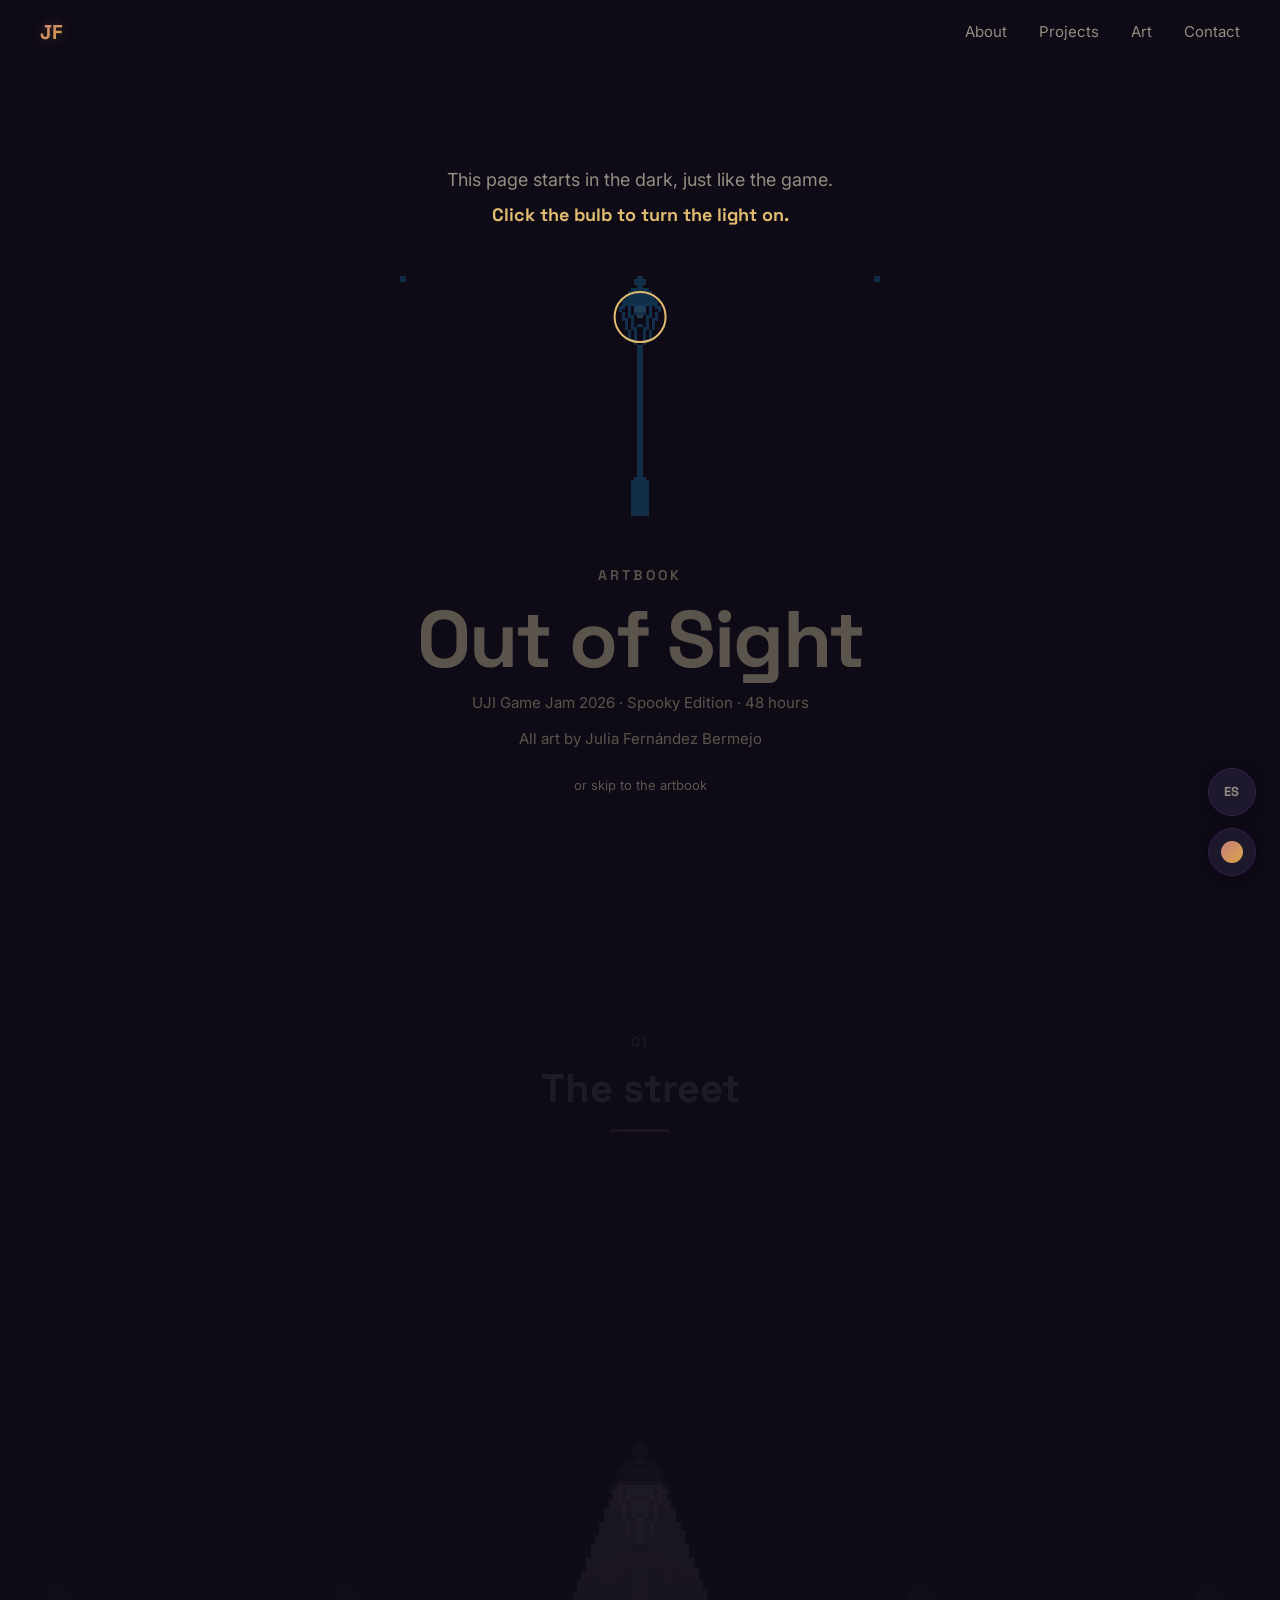
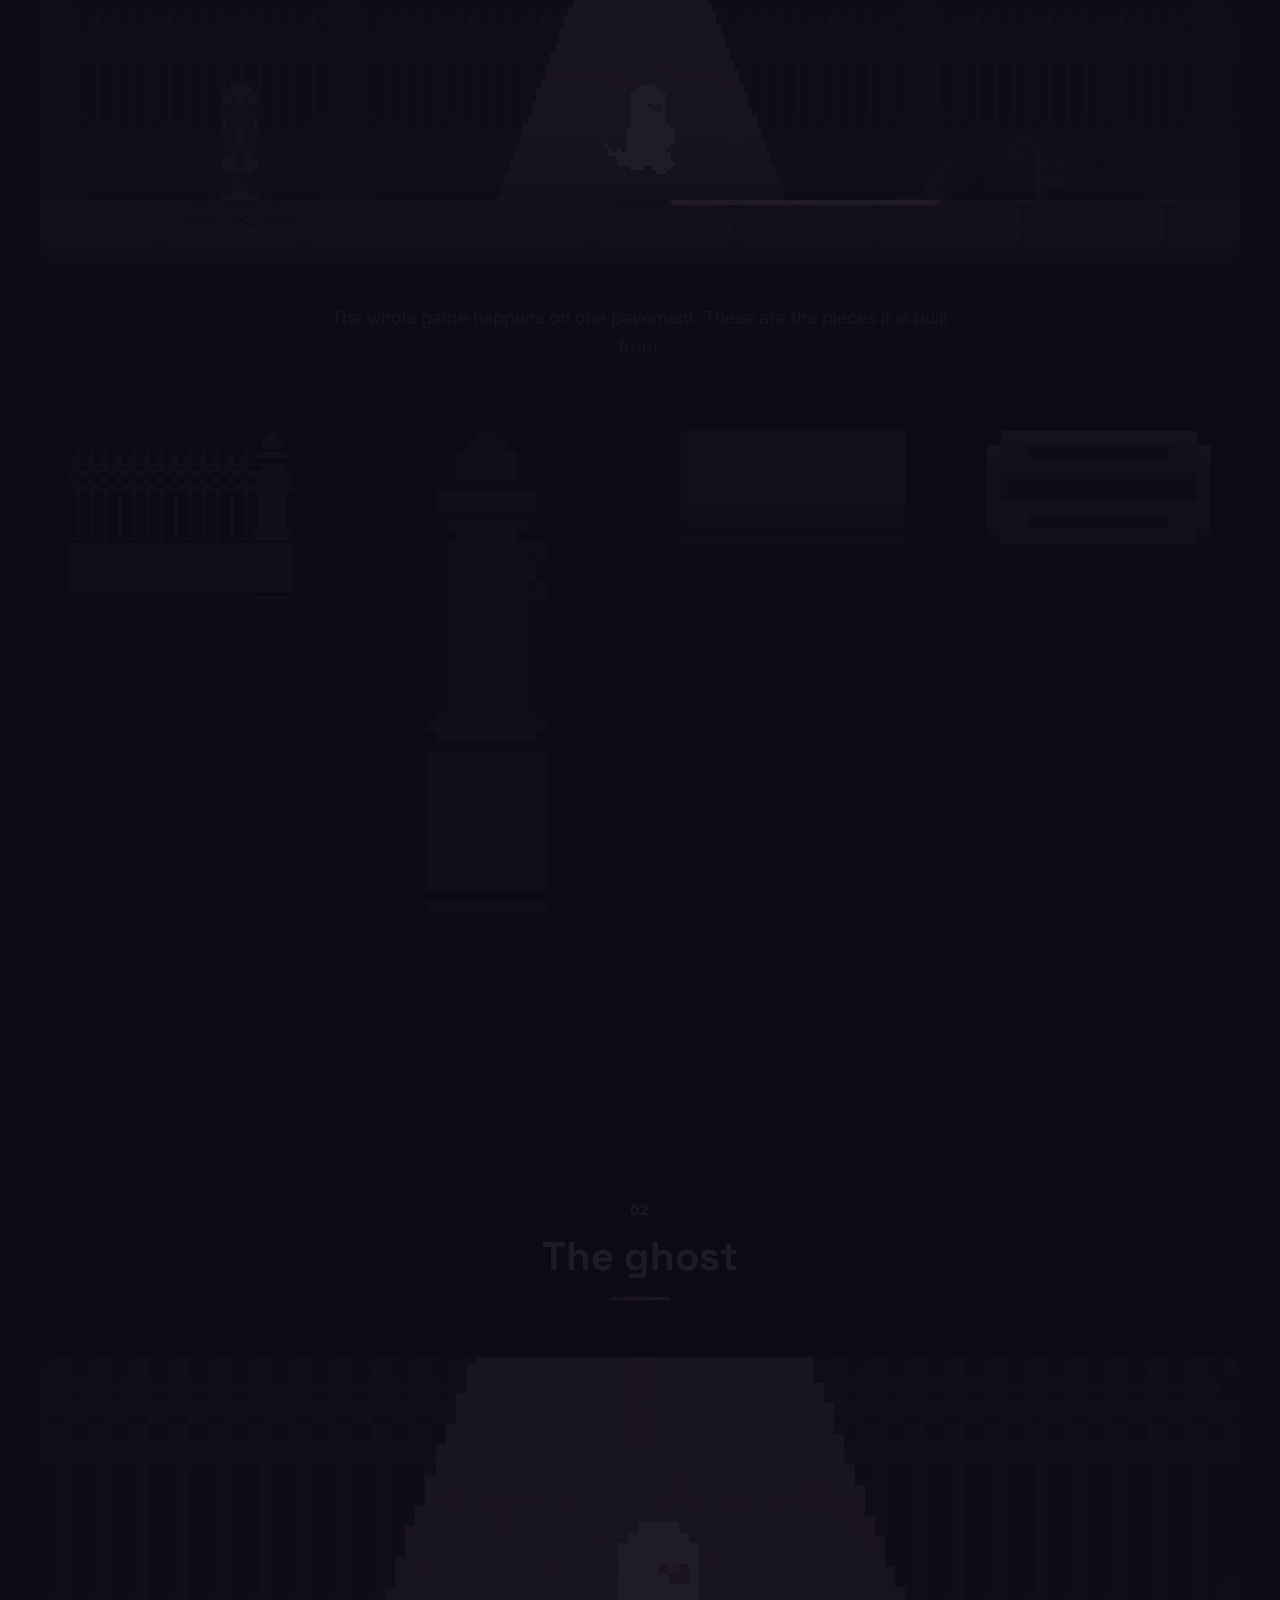
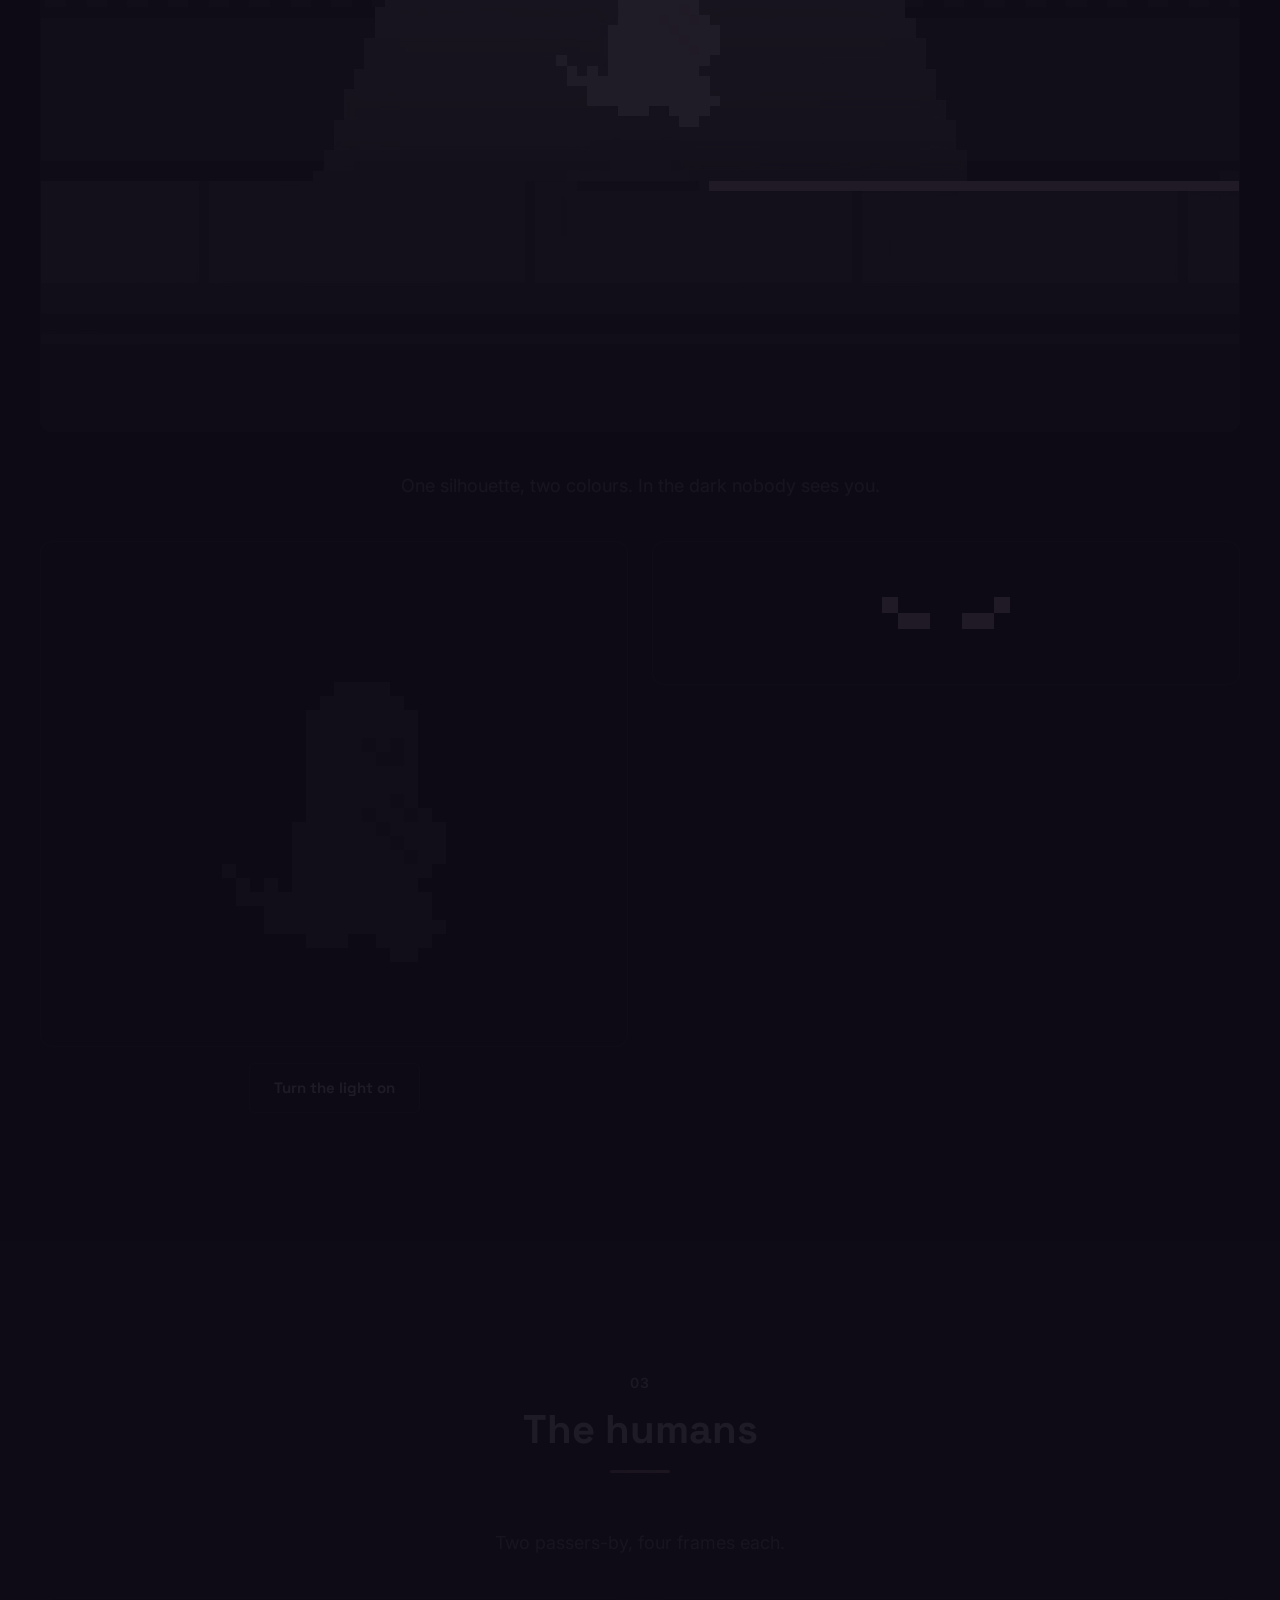
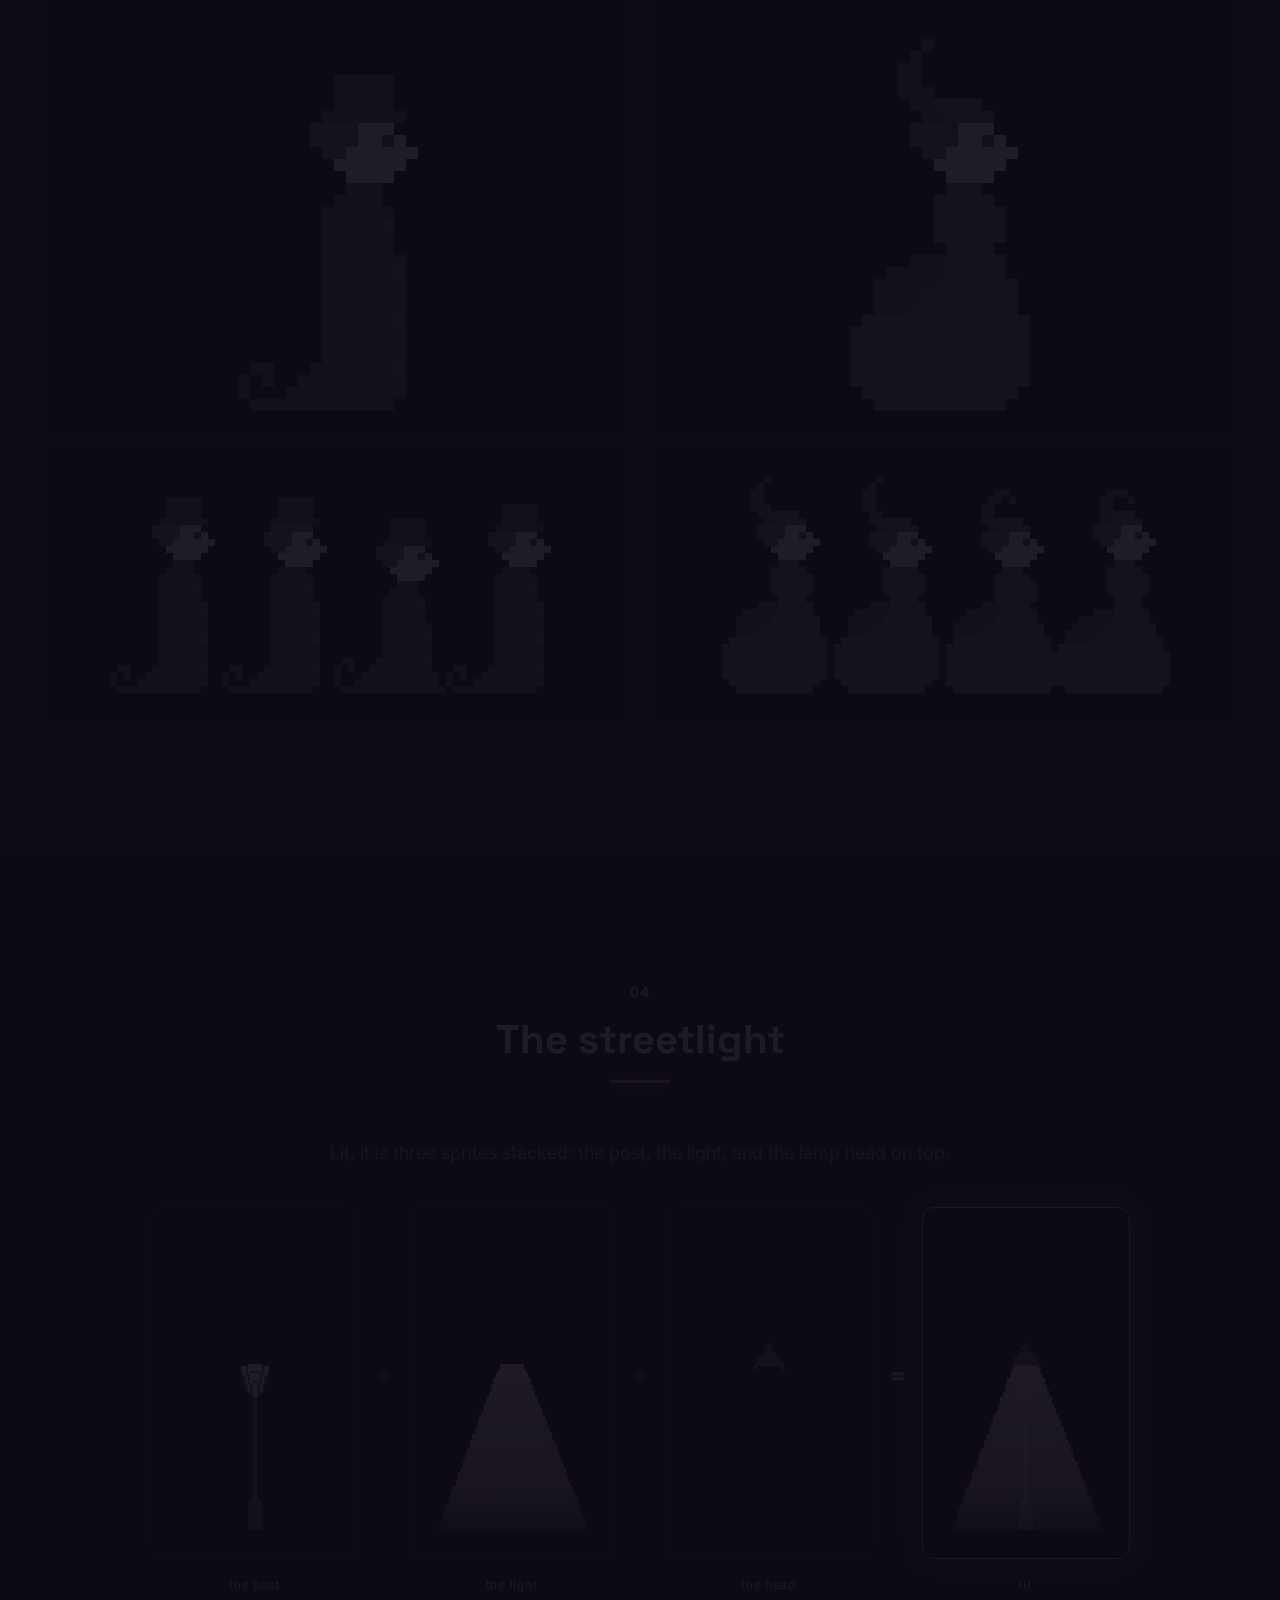
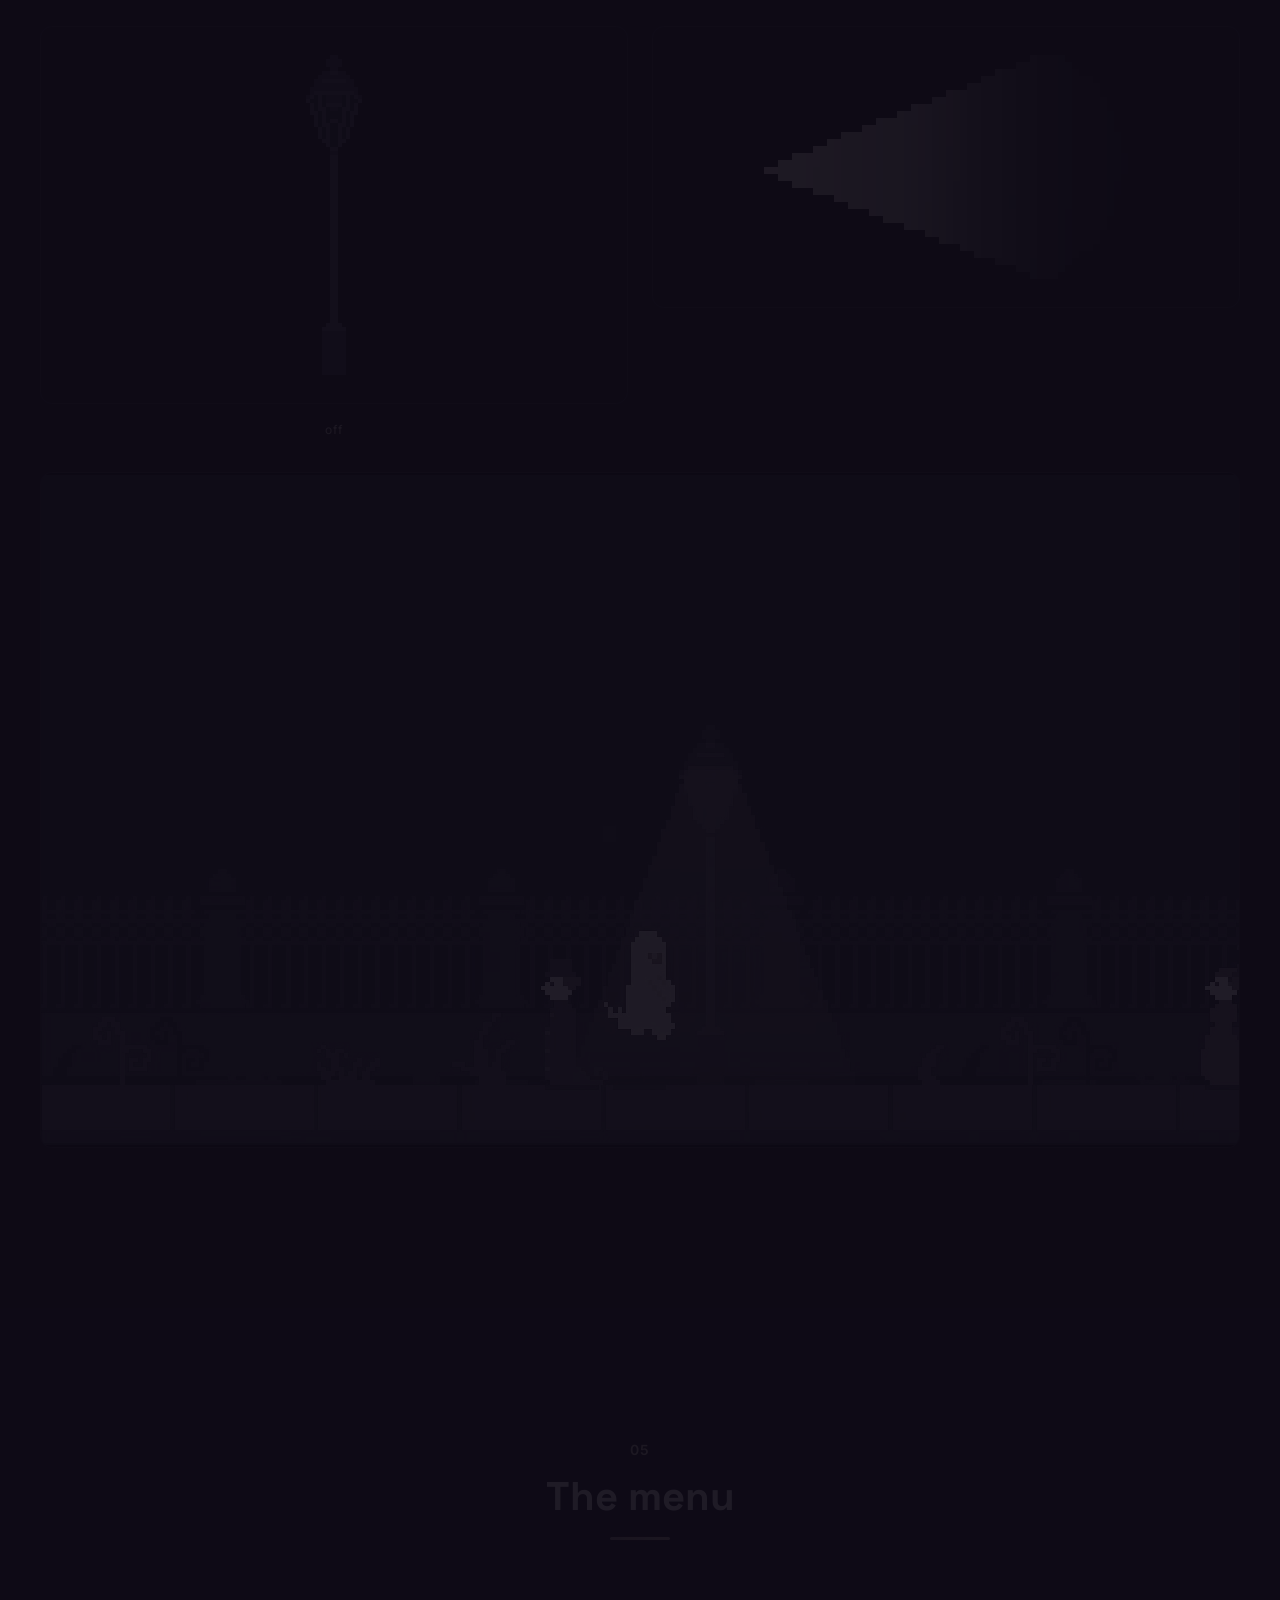
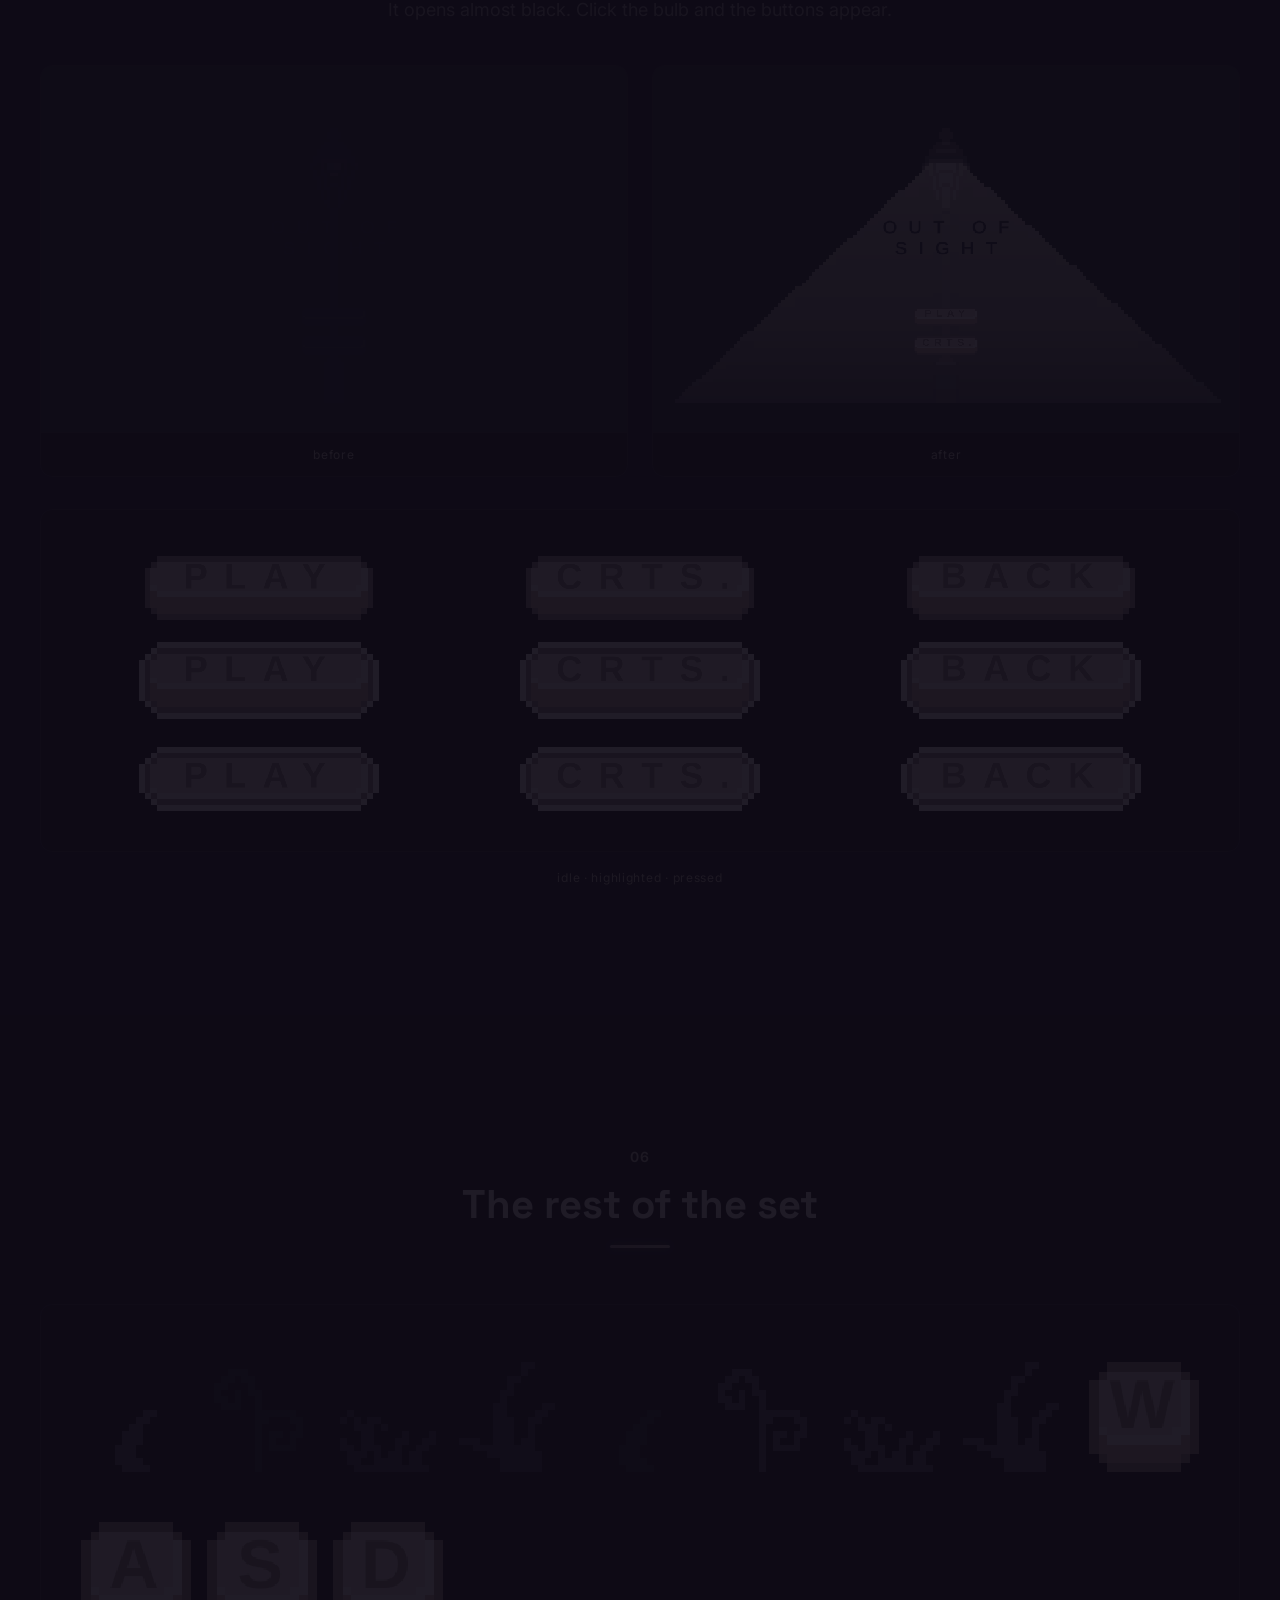
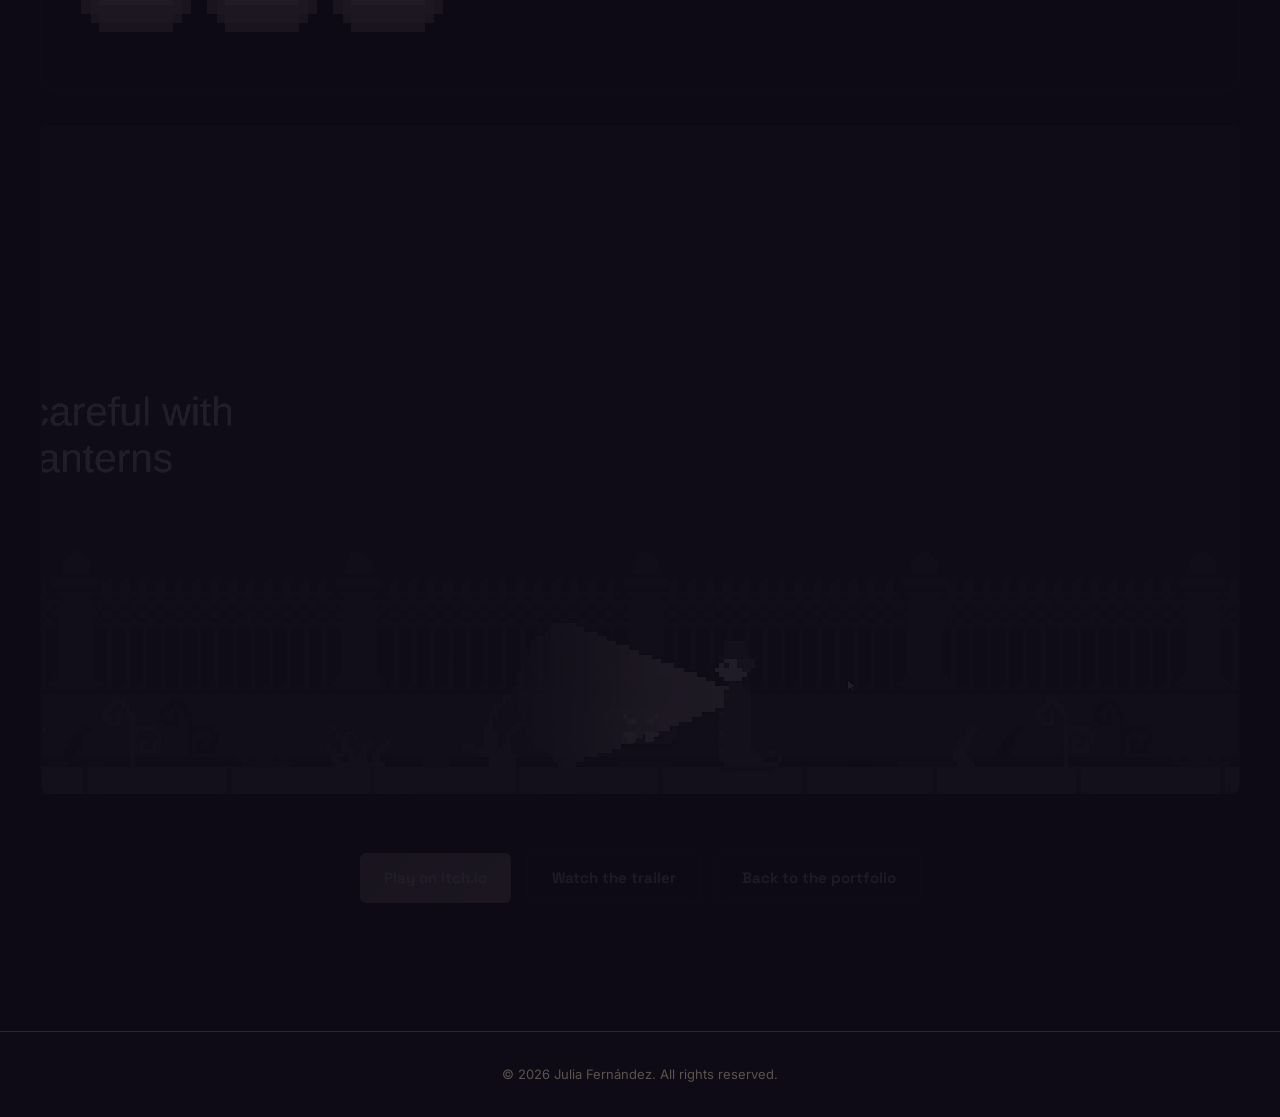
<file: artbook-out-of-sight.html>
<!DOCTYPE html>
<html lang="en">
<head>
  <meta charset="UTF-8">
  <meta name="viewport" content="width=device-width, initial-scale=1.0, viewport-fit=cover">
  <title>Out of Sight — Artbook · Julia Fernández</title>
  <meta name="description" content="The pixel art of Out of Sight, made in 48 hours for the UJI Game Jam 2026 (Spooky Edition), and how it comes together on screen.">

  <!-- Open Graph -->
  <meta property="og:title" content="Out of Sight — Artbook">
  <meta property="og:description" content="The sprites of a game made in 48 hours, and the scenes they build.">
  <meta property="og:type" content="article">

  <meta name="theme-color" content="#0e0a16">

  <!-- El tema y el idioma, antes del primer pintado: decididos más tarde, la
       página se vería un instante con los colores o el idioma equivocados. -->
  <script>
    (function () {
      try {
        if (localStorage.getItem('theme') === 'blue') {
          document.documentElement.setAttribute('data-theme', 'blue');
        }
        var l = localStorage.getItem('lang');
        if (l !== 'es' && l !== 'en') {
          var n = (navigator.languages || [navigator.language || 'en'])[0] || 'en';
          l = n.toLowerCase().indexOf('es') === 0 ? 'es' : 'en';
        }
        document.documentElement.lang = l;
      } catch (e) {}
    })();
  </script>

  <!-- Fonts -->
  <link rel="preconnect" href="https://fonts.googleapis.com">
  <link rel="preconnect" href="https://fonts.gstatic.com" crossorigin>
  <link href="https://fonts.googleapis.com/css2?family=Inter:wght@400;500;600;700&family=Space+Grotesk:wght@400;500;600;700&display=swap" rel="stylesheet">

  <!-- Styles -->
  <link rel="stylesheet" href="css/reset.css">
  <link rel="stylesheet" href="css/style.css?v=9">
  <link rel="stylesheet" href="css/artbook.css?v=9">

  <link rel="icon" href="favicon.svg" type="image/svg+xml">
</head>
<body class="ab is-dark">

  <!-- ======== NAVIGATION ======== -->
  <nav class="nav">
    <div class="container">
      <a href="index.html" class="nav__logo">JF</a>
      <ul class="nav__links" id="nav-links">
        <li><a href="index.html#about" class="nav__link"><span data-lang="en">About</span><span data-lang="es">Sobre mí</span></a></li>
        <li><a href="index.html#projects" class="nav__link"><span data-lang="en">Projects</span><span data-lang="es">Proyectos</span></a></li>
        <li><a href="index.html#art" class="nav__link"><span data-lang="en">Art</span><span data-lang="es">Arte</span></a></li>
        <li><a href="index.html#contact" class="nav__link"><span data-lang="en">Contact</span><span data-lang="es">Contacto</span></a></li>
      </ul>
      <button class="nav__hamburger" data-aria-label-en="Toggle menu" data-aria-label-es="Abrir el menú" aria-label="Toggle menu" aria-expanded="false" aria-controls="nav-links">
        <span></span>
        <span></span>
        <span></span>
      </button>
    </div>
  </nav>
  <div class="nav__backdrop" hidden></div>

  <!-- ======== COVER ========
       El juego arranca a oscuras y mucha gente cree que está roto. Esta
       página hace lo mismo, así que lo avisa antes de hacerlo. -->
  <header class="ab-cover" id="cover">
    <p class="ab-cover__instruction">
      <span data-lang="en">This page starts in the dark, just like the game.</span>
      <span data-lang="es">Esta página empieza a oscuras, igual que el juego.</span>
      <strong>
        <span data-lang="en">Click the bulb to turn the light on.</span>
        <span data-lang="es">Pulsa la bombilla para encender la luz.</span>
      </strong>
    </p>

    <div class="ab-cover__scene">
      <button class="ab-bulb" id="ab-bulb" aria-pressed="false"
              data-aria-label-en="Turn on the streetlight" data-aria-label-es="Encender la farola"
              aria-label="Turn on the streetlight">
        <img class="px ab-bulb__img ab-bulb__img--off" src="assets/images/artbook/pieces/FarolaMenuApagada.png" alt="" width="160" height="80">
        <img class="px ab-bulb__img ab-bulb__img--flicker" src="assets/images/artbook/pieces/FarolaMenuTitilando.png" alt="" width="160" height="80">
        <img class="px ab-bulb__img ab-bulb__img--on" src="assets/images/artbook/pieces/FarolaMenuEncendida.png"
             data-alt-en="The menu streetlight, lit" data-alt-es="La farola del menú, encendida"
             alt="The menu streetlight, lit" width="160" height="80">
        <span class="ab-bulb__ring" aria-hidden="true"></span>
      </button>
    </div>

    <div class="ab-cover__text">
      <p class="ab-cover__eyebrow">Artbook</p>
      <h1 class="ab-cover__title">Out of Sight</h1>
      <p class="ab-cover__meta">
        <span data-lang="en">UJI Game Jam 2026 · Spooky Edition · 48 hours</span>
        <span data-lang="es">UJI Game Jam 2026 · Spooky Edition · 48 horas</span>
      </p>
      <p class="ab-cover__byline">
        <span data-lang="en">All art by Julia Fernández Bermejo</span>
        <span data-lang="es">Todo el arte: Julia Fernández Bermejo</span>
      </p>
      <a href="#ab-chapters" class="ab-cover__skip">
        <span data-lang="en">or skip to the artbook</span>
        <span data-lang="es">o ir directamente al artbook</span>
      </a>
    </div>
  </header>

  <main class="ab-main" id="ab-chapters">

    <!-- ======== 01 · THE STREET ======== -->
    <section class="ab-chapter" id="street">
      <div class="container">
        <div class="section-header reveal">
          <span class="section-header__label">01</span>
          <h2 class="section-header__title">
            <span data-lang="en">The street</span><span data-lang="es">La calle</span>
          </h2>
          <div class="section-header__line"></div>
        </div>

        <figure class="ab-shot reveal">
          <img src="assets/images/artbook/scenes/juego-calle.jpg"
               data-alt-en="The street in the game: railings, streetlights, passers-by"
               data-alt-es="La calle en el juego: verja, farolas, viandantes"
               alt="The street in the game: railings, streetlights, passers-by"
               width="1920" height="1080" loading="lazy">
        </figure>

        <p class="ab-line reveal">
          <span data-lang="en">The whole game happens on one pavement. These are the pieces it is built from.</span>
          <span data-lang="es">Todo el juego ocurre sobre una misma acera. Estas son las piezas con las que está hecha.</span>
        </p>

        <div class="ab-grid reveal">
          <figure class="ab-plate">
            <div class="ab-plate__frame">
              <img class="px" style="--w:64;--k:7" src="assets/images/artbook/pieces/Muro.png" alt="" width="64" height="48">
            </div>
          </figure>
          <figure class="ab-plate">
            <div class="ab-plate__frame">
              <img class="px" style="--w:12;--k:10" src="assets/images/artbook/pieces/MuroCierreIzquierda.png" alt="" width="12" height="48">
            </div>
          </figure>
          <figure class="ab-plate">
            <div class="ab-plate__frame">
              <img class="px" style="--w:32;--k:10" src="assets/images/artbook/pieces/Suelo.png" alt="" width="32" height="16">
            </div>
          </figure>
          <figure class="ab-plate">
            <div class="ab-plate__frame">
              <img class="px" style="--w:16;--k:14" src="assets/images/artbook/pieces/alcantarilla.png" alt="" width="16" height="9">
            </div>
          </figure>
        </div>
      </div>
    </section>

    <!-- ======== 02 · THE GHOST ======== -->
    <section class="ab-chapter ab-chapter--alt" id="ghost">
      <div class="container">
        <div class="section-header reveal">
          <span class="section-header__label">02</span>
          <h2 class="section-header__title">
            <span data-lang="en">The ghost</span><span data-lang="es">El fantasma</span>
          </h2>
          <div class="section-header__line"></div>
        </div>

        <figure class="ab-shot reveal">
          <img src="assets/images/artbook/scenes/juego-fantasma.jpg"
               data-alt-en="The ghost caught under a streetlight" data-alt-es="El fantasma, pillado bajo una farola"
               alt="The ghost caught under a streetlight" width="1920" height="1080" loading="lazy">
        </figure>

        <p class="ab-line reveal">
          <span data-lang="en">One silhouette, two colours. In the dark nobody sees you.</span>
          <span data-lang="es">Una silueta, dos colores. En la oscuridad no te ven.</span>
        </p>

        <div class="ab-grid ab-grid--two reveal">
          <figure class="ab-plate">
            <div class="ab-plate__frame ab-compare" data-compare>
              <img class="px ab-compare__img ab-compare__img--a" style="--w:16;--k:14"
                   src="assets/images/artbook/pieces/FantasmaSideDark.png"
                   data-alt-en="The ghost in the dark" data-alt-es="El fantasma en la oscuridad"
                   alt="The ghost in the dark" width="16" height="32">
              <img class="px ab-compare__img ab-compare__img--b" style="--w:16;--k:14"
                   src="assets/images/artbook/pieces/FantasmaSideLight.png"
                   data-alt-en="The ghost in the light" data-alt-es="El fantasma en la luz"
                   alt="The ghost in the light" width="16" height="32">
            </div>
            <button class="ab-compare__btn btn btn--outline" type="button" data-compare-btn>
              <span class="ab-compare__label ab-compare__label--a">
                <span data-lang="en">Turn the light on</span><span data-lang="es">Dale la luz</span>
              </span>
              <span class="ab-compare__label ab-compare__label--b">
                <span data-lang="en">Back to the dark</span><span data-lang="es">Vuelve a la oscuridad</span>
              </span>
            </button>
          </figure>

          <figure class="ab-plate">
            <div class="ab-plate__frame">
              <div class="ab-sprite" style="--w:16;--h:4;--n:2;--k:16;--dur:2.4s">
                <img src="assets/images/artbook/pieces/FantasmaOjosSpritesheet.png"
                     data-alt-en="The eyes, blinking" data-alt-es="Los ojos, parpadeando"
                     alt="The eyes, blinking" width="16" height="8">
              </div>
            </div>
          </figure>
        </div>
      </div>
    </section>

    <!-- ======== 03 · THE HUMANS ======== -->
    <section class="ab-chapter" id="humans">
      <div class="container">
        <div class="section-header reveal">
          <span class="section-header__label">03</span>
          <h2 class="section-header__title">
            <span data-lang="en">The humans</span><span data-lang="es">Los humanos</span>
          </h2>
          <div class="section-header__line"></div>
        </div>

        <p class="ab-line reveal">
          <span data-lang="en">Two passers-by, four frames each.</span>
          <span data-lang="es">Dos viandantes, cuatro fotogramas cada uno.</span>
        </p>

        <div class="ab-grid ab-grid--two reveal">
          <figure class="ab-plate">
            <div class="ab-plate__frame">
              <img class="px" style="--w:16;--k:12" data-frames="NPC1_0.png,NPC1_1.png,NPC1_2.png,NPC1_3.png" data-fps="6"
                   src="assets/images/artbook/pieces/NPC1_0.png"
                   data-alt-en="The gentleman, walking" data-alt-es="El caballero, caminando"
                   alt="The gentleman, walking" width="16" height="32">
            </div>
          </figure>

          <figure class="ab-plate">
            <div class="ab-plate__frame">
              <img class="px" style="--w:16;--k:12" data-frames="NPC2_0.png,NPC2_1.png,NPC2_2.png,NPC2_4.png" data-fps="6"
                   src="assets/images/artbook/pieces/NPC2_0.png"
                   data-alt-en="The lady, walking" data-alt-es="La dama, caminando"
                   alt="The lady, walking" width="16" height="32">
            </div>
          </figure>
        </div>

        <div class="ab-grid ab-grid--two reveal">
          <figure class="ab-plate ab-plate--wide">
            <div class="ab-plate__frame">
              <img class="px" style="--w:64;--k:7" src="assets/images/artbook/pieces/NPC1Spritesheet.png" alt="" width="64" height="32">
            </div>
          </figure>
          <figure class="ab-plate ab-plate--wide">
            <div class="ab-plate__frame">
              <img class="px" style="--w:64;--k:7" src="assets/images/artbook/pieces/NPC2Spritesheet.png" alt="" width="64" height="32">
            </div>
          </figure>
        </div>
      </div>
    </section>

    <!-- ======== 04 · THE STREETLIGHT ======== -->
    <section class="ab-chapter ab-chapter--alt" id="streetlight">
      <div class="container">
        <div class="section-header reveal">
          <span class="section-header__label">04</span>
          <h2 class="section-header__title">
            <span data-lang="en">The streetlight</span><span data-lang="es">La farola</span>
          </h2>
          <div class="section-header__line"></div>
        </div>

        <p class="ab-line reveal">
          <span data-lang="en">Lit, it is three sprites stacked: the post, the light, and the lamp head on top.</span>
          <span data-lang="es">Encendida son tres sprites apilados: el poste, la luz y el remate de la lámpara.</span>
        </p>

        <div class="ab-stack reveal">
          <figure class="ab-plate ab-plate--step">
            <div class="ab-plate__frame"><img class="px" style="--w:64;--k:4" src="assets/images/artbook/scenes/farola-capa1.png" alt="" width="64" height="80"></div>
            <figcaption class="ab-plate__caption">
              <span class="ab-plate__label" data-lang="en">the post</span><span class="ab-plate__label" data-lang="es">el poste</span>
            </figcaption>
          </figure>

          <span class="ab-stack__op" aria-hidden="true">+</span>

          <figure class="ab-plate ab-plate--step">
            <div class="ab-plate__frame"><img class="px" style="--w:64;--k:4" src="assets/images/artbook/scenes/farola-capa2.png" alt="" width="64" height="80"></div>
            <figcaption class="ab-plate__caption">
              <span class="ab-plate__label" data-lang="en">the light</span><span class="ab-plate__label" data-lang="es">la luz</span>
            </figcaption>
          </figure>

          <span class="ab-stack__op" aria-hidden="true">+</span>

          <figure class="ab-plate ab-plate--step">
            <div class="ab-plate__frame"><img class="px" style="--w:64;--k:4" src="assets/images/artbook/scenes/farola-capa3.png" alt="" width="64" height="80"></div>
            <figcaption class="ab-plate__caption">
              <span class="ab-plate__label" data-lang="en">the head</span><span class="ab-plate__label" data-lang="es">el remate</span>
            </figcaption>
          </figure>

          <span class="ab-stack__op ab-stack__op--eq" aria-hidden="true">=</span>

          <figure class="ab-plate ab-plate--step ab-plate--result">
            <div class="ab-plate__frame"><img class="px" style="--w:64;--k:4" src="assets/images/artbook/scenes/farola-juntas.png" alt="" width="64" height="80"></div>
            <figcaption class="ab-plate__caption">
              <span class="ab-plate__label" data-lang="en">lit</span>
              <span class="ab-plate__label" data-lang="es">encendida</span>
            </figcaption>
          </figure>
        </div>

        <div class="ab-grid ab-grid--two reveal">
          <figure class="ab-plate">
            <div class="ab-plate__frame"><img class="px" style="--w:64;--k:4" src="assets/images/artbook/pieces/FarolaApagada.png" alt="" width="64" height="80"></div>
            <figcaption class="ab-plate__caption">
              <span class="ab-plate__label" data-lang="en">off</span><span class="ab-plate__label" data-lang="es">apagada</span>
            </figcaption>
          </figure>
          <figure class="ab-plate">
            <div class="ab-plate__frame"><img class="px" style="--w:52;--k:7" src="assets/images/artbook/pieces/LuzLinterna.png" alt="" width="52" height="32"></div>
          </figure>
        </div>

        <figure class="ab-shot reveal">
          <img src="assets/images/artbook/scenes/juego-farolas.jpg"
               data-alt-en="Several streetlights at once, in the game"
               data-alt-es="Varias farolas a la vez, en el juego"
               alt="Several streetlights at once, in the game" width="1920" height="1080" loading="lazy">
        </figure>
      </div>
    </section>

    <!-- ======== 05 · THE MENU ======== -->
    <section class="ab-chapter" id="menu">
      <div class="container">
        <div class="section-header reveal">
          <span class="section-header__label">05</span>
          <h2 class="section-header__title">
            <span data-lang="en">The menu</span><span data-lang="es">El menú</span>
          </h2>
          <div class="section-header__line"></div>
        </div>

        <p class="ab-line reveal">
          <span data-lang="en">It opens almost black. Click the bulb and the buttons appear.</span>
          <span data-lang="es">Abre casi a negro. Pulsa la bombilla y aparecen los botones.</span>
        </p>

        <div class="ab-shots reveal">
          <figure class="ab-shot">
            <img class="px" src="assets/images/artbook/scenes/menu-apagado.png"
                 data-alt-en="The main menu before the bulb is clicked" data-alt-es="El menú principal antes de pulsar la bombilla"
                 alt="The main menu before the bulb is clicked" width="960" height="600" loading="lazy">
            <figcaption>
              <span data-lang="en">before</span><span data-lang="es">antes</span>
            </figcaption>
          </figure>
          <figure class="ab-shot">
            <img class="px" src="assets/images/artbook/scenes/menu-encendido.png"
                 data-alt-en="The main menu once the streetlight is on" data-alt-es="El menú principal con la farola encendida"
                 alt="The main menu once the streetlight is on" width="960" height="600" loading="lazy">
            <figcaption>
              <span data-lang="en">after</span><span data-lang="es">después</span>
            </figcaption>
          </figure>
        </div>


        <div class="ab-states reveal">
          <div class="ab-states__col">
            <img class="px" src="assets/images/artbook/pieces/BotonPlayIdle1.png" alt="Play, idle" width="450" height="143">
            <img class="px" src="assets/images/artbook/pieces/BotonPlaySelected1.png" alt="Play, selected" width="450" height="143">
            <img class="px" src="assets/images/artbook/pieces/BotonPlayPressed1.png" alt="Play, pressed" width="450" height="143">
          </div>
          <div class="ab-states__col">
            <img class="px" src="assets/images/artbook/pieces/BotonCreditsIdle.png" alt="Credits, idle" width="450" height="143">
            <img class="px" src="assets/images/artbook/pieces/BotonCreditsHighlted.png" alt="Credits, highlighted" width="450" height="143">
            <img class="px" src="assets/images/artbook/pieces/BotonCreditsPressed.png" alt="Credits, pressed" width="450" height="143">
          </div>
          <div class="ab-states__col">
            <img class="px" src="assets/images/artbook/pieces/BotonBackIdle.png" alt="Back, idle" width="450" height="143">
            <img class="px" src="assets/images/artbook/pieces/BotonBackHighlted.png" alt="Back, highlighted" width="450" height="143">
            <img class="px" src="assets/images/artbook/pieces/BotonBackPressed.png" alt="Back, pressed" width="450" height="143">
          </div>
        </div>
        <p class="ab-states__caption">
          <span class="ab-plate__label" data-lang="en">idle · highlighted · pressed</span>
          <span class="ab-plate__label" data-lang="es">normal · resaltado · pulsado</span>
        </p>
      </div>
    </section>

    <!-- ======== 06 · THE REST ======== -->
    <section class="ab-chapter ab-chapter--alt" id="pieces">
      <div class="container">
        <div class="section-header reveal">
          <span class="section-header__label">06</span>
          <h2 class="section-header__title">
            <span data-lang="en">The rest of the set</span><span data-lang="es">El resto del decorado</span>
          </h2>
          <div class="section-header__line"></div>
        </div>

        <div class="ab-sheet reveal">
          <figure><img class="px" style="--w:16;--k:9" src="assets/images/artbook/pieces/Planta1Azul.png" alt="" width="16" height="16"></figure>
          <figure><img class="px" style="--w:16;--k:9" src="assets/images/artbook/pieces/Planta2Azul.png" alt="" width="16" height="16"></figure>
          <figure><img class="px" style="--w:16;--k:9" src="assets/images/artbook/pieces/Planta3Azul.png" alt="" width="16" height="16"></figure>
          <figure><img class="px" style="--w:16;--k:9" src="assets/images/artbook/pieces/Planta4Azul.png" alt="" width="16" height="16"></figure>
          <figure><img class="px" style="--w:16;--k:9" src="assets/images/artbook/pieces/Planta1Morado.png" alt="" width="16" height="16"></figure>
          <figure><img class="px" style="--w:16;--k:9" src="assets/images/artbook/pieces/Planta2Morado.png" alt="" width="16" height="16"></figure>
          <figure><img class="px" style="--w:16;--k:9" src="assets/images/artbook/pieces/Planta3Morado.png" alt="" width="16" height="16"></figure>
          <figure><img class="px" style="--w:16;--k:9" src="assets/images/artbook/pieces/Planta4Morado.png" alt="" width="16" height="16"></figure>
          <figure><img class="px" style="--w:90;--k:2" src="assets/images/artbook/pieces/BotonW.png" alt="" width="90" height="90"></figure>
          <figure><img class="px" style="--w:90;--k:2" src="assets/images/artbook/pieces/BotonA.png" alt="" width="90" height="90"></figure>
          <figure><img class="px" style="--w:90;--k:2" src="assets/images/artbook/pieces/BotonS.png" alt="" width="90" height="90"></figure>
          <figure><img class="px" style="--w:90;--k:2" src="assets/images/artbook/pieces/BotonD.png" alt="" width="90" height="90"></figure>
        </div>

        <figure class="ab-shot reveal">
          <img src="assets/images/artbook/scenes/juego-linterna.jpg"
               data-alt-en="A human patrolling with a lantern"
               data-alt-es="Un humano patrullando con linterna"
               alt="A human patrolling with a lantern" width="1920" height="1080" loading="lazy">
        </figure>

        <div class="ab-end reveal">
          <a href="https://julia-fdez.itch.io/out-of-sight" target="_blank" rel="noopener" class="btn btn--primary">
            <span data-lang="en">Play on itch.io</span><span data-lang="es">Jugar en itch.io</span>
          </a>
          <a href="https://www.youtube.com/watch?v=TXESzYns4bo" target="_blank" rel="noopener" class="btn btn--outline">
            <span data-lang="en">Watch the trailer</span><span data-lang="es">Ver el tráiler</span>
          </a>
          <a href="index.html#projects" class="btn btn--outline">
            <span data-lang="en">Back to the portfolio</span><span data-lang="es">Volver al portfolio</span>
          </a>
        </div>
      </div>
    </section>

  </main>

  <!-- ======== FOOTER ======== -->
  <footer class="footer">
    <div class="container">
      <p class="footer__text">&copy; 2026 Julia Fernández. All rights reserved.</p>
    </div>
  </footer>

  <!-- Language -->
  <button class="lang-toggle" aria-label="Cambiar a español">ES</button>

  <!-- Theme Toggle -->
  <button class="theme-toggle" data-aria-label-en="Switch color theme" data-aria-label-es="Cambiar los colores" aria-label="Switch color theme">
    <div class="theme-toggle__icon"></div>
  </button>

  <!-- Scripts -->
  <script src="js/i18n.js?v=9" defer></script>
  <script src="js/main.js?v=9" defer></script>
  <script src="js/modal.js?v=9" defer></script>
  <script src="js/artbook.js?v=9" defer></script>
</body>
</html>
</file>
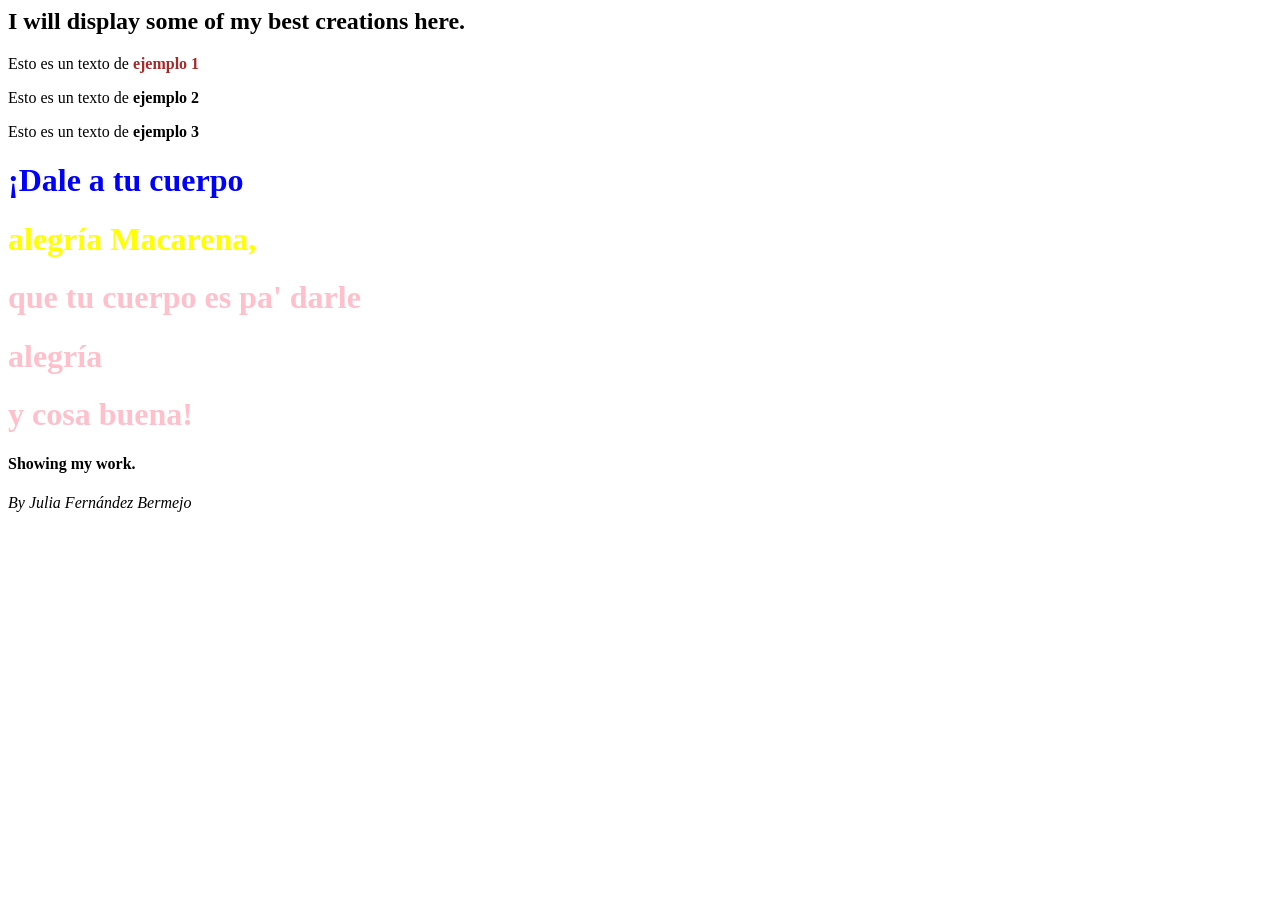
<file: Lab5.html>
<html>
 
<head>
   <link rel="stylesheet" href="formato.css">
<title> MY PORTFOLIO </title>
</head>

<head>
<p><h2><b>I will display some of my best creations here.</b></h2></p>
</head>

<body>
 
<p class="xd"> Esto es un texto de <b>ejemplo 1</b></p>
<p> Esto es un texto de <b>ejemplo 2</b></p>
<p> Esto es un texto de <b>ejemplo 3</b></p>
 
<H1 id="f1"> ¡Dale a tu cuerpo </H1>
<H1 class="f2"> alegría Macarena, </H1>
<H1> que tu cuerpo es pa' darle </H1>
<H1> alegría </H1>
<H1> y cosa buena!</H1>

<p><h4>Showing my work.</h4></p>
<p><i>By Julia Fernández Bermejo</i></p> 
</body>


</html>
</file>
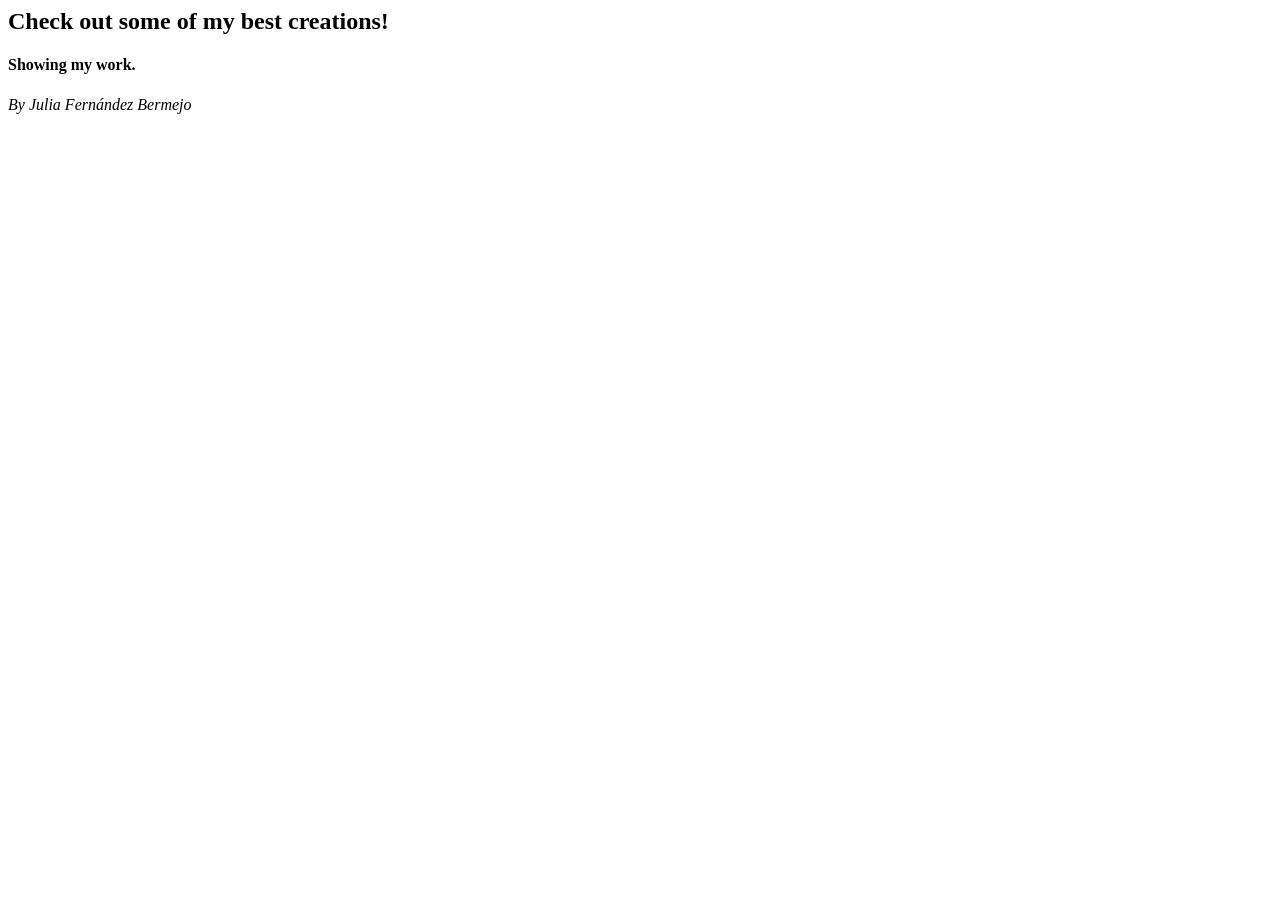
<file: portfolio.html>
<html>
 
<head>
<title> MY PORTFOLIO </title>
</head>

<head>
<p><h2>Check out some of my best creations!</h2></p>
</head>

<body>
<p><h4>Showing my work.</h4></p>
</body>

<body> 
<p><i>By Julia Fernández Bermejo</i></p> 
</body>


</html>
</file>
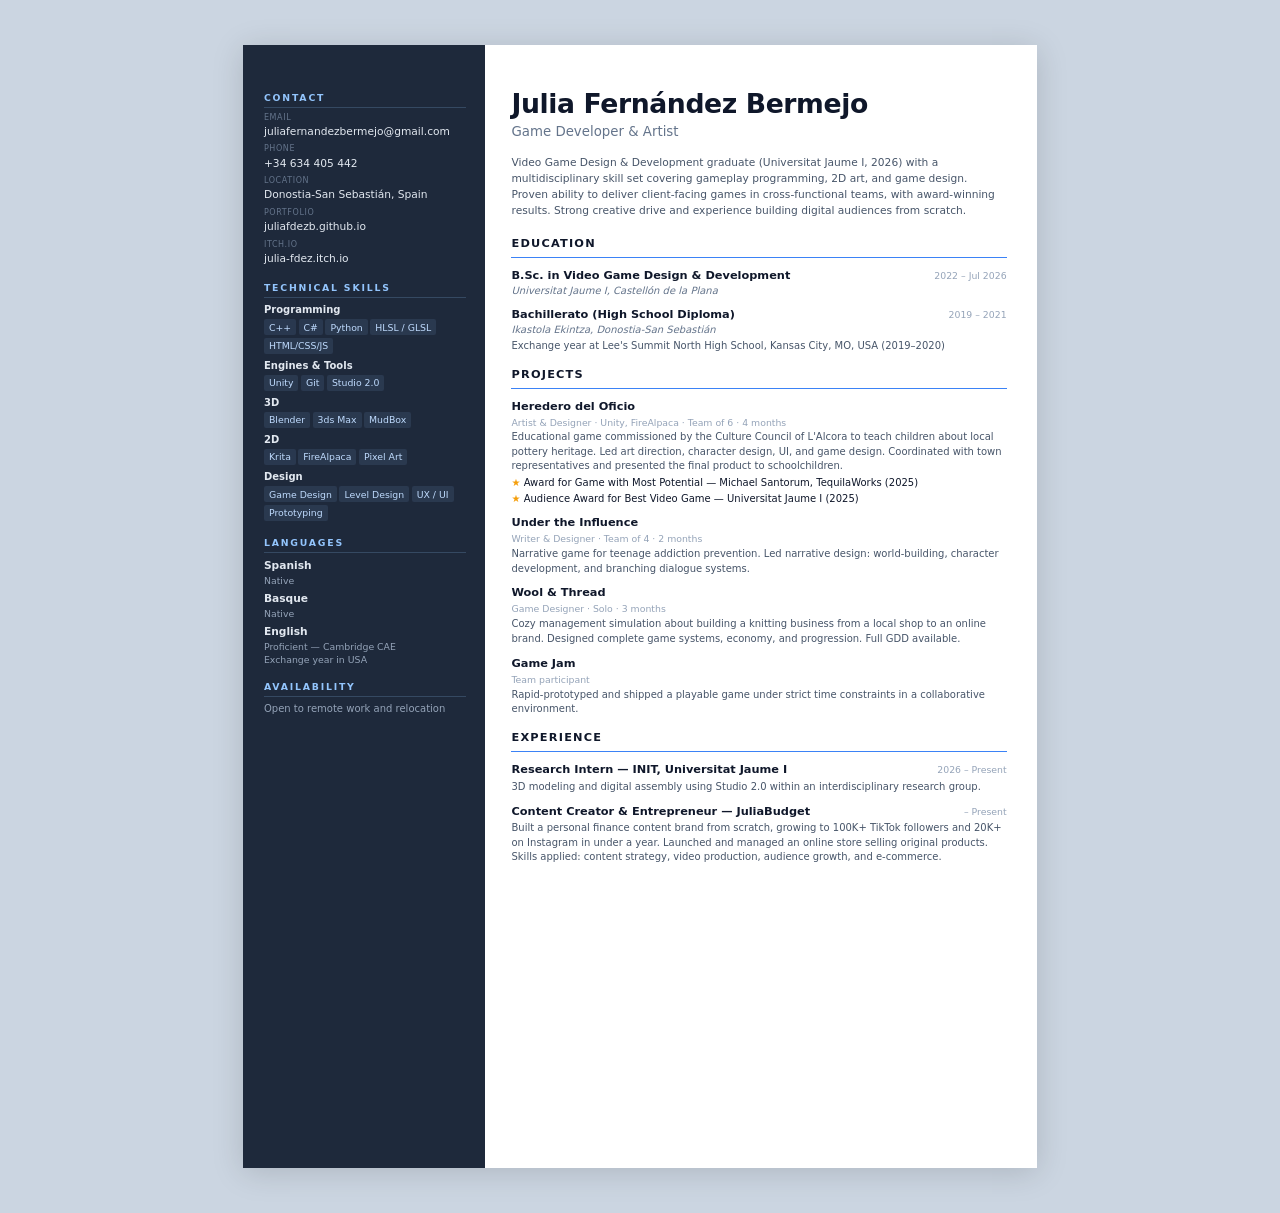
<file: cv/cv_en.html>
<!DOCTYPE html>
<html lang="en">
<head>
<meta charset="UTF-8">
<meta name="viewport" content="width=device-width, initial-scale=1.0">
<title>CV — Julia Fernández Bermejo</title>
<style>
  /* ── Reset ── */
  *, *::before, *::after { margin: 0; padding: 0; box-sizing: border-box; }
  @page { size: A4; margin: 0; }

  body {
    font-family: 'Segoe UI', system-ui, -apple-system, 'Helvetica Neue', Arial, sans-serif;
    font-size: 8.5pt;
    line-height: 1.4;
    color: #334155;
    background: #cbd5e1;
    -webkit-print-color-adjust: exact;
    print-color-adjust: exact;
  }
  a { color: inherit; text-decoration: none; }

  /* ── Page ── */
  .page {
    width: 210mm;
    min-height: 297mm;
    margin: 0 auto;
    background: #fff;
    display: grid;
    grid-template-columns: 64mm 1fr;
  }
  @media screen {
    .page { margin: 12mm auto; box-shadow: 0 4px 30px rgba(0,0,0,.15); }
  }
  @media print {
    body { background: #fff; }
    .page { margin: 0; box-shadow: none; min-height: 0; height: 297mm; overflow: hidden; }
  }

  /* ── Sidebar ── */
  .sidebar {
    background: #1E293B;
    color: #CBD5E1;
    padding: 12mm 5mm 8mm 5.5mm;
    display: flex;
    flex-direction: column;
    gap: 10px;
  }
  .sb-section {}
  .sb-heading {
    font-size: 7pt;
    font-weight: 700;
    text-transform: uppercase;
    letter-spacing: 1.8px;
    color: #93C5FD;
    margin-bottom: 5px;
    padding-bottom: 3px;
    border-bottom: 1px solid rgba(147,197,253,.2);
  }

  /* Contact */
  .contact-item { margin-bottom: 5px; line-height: 1.35; }
  .contact-label {
    display: block;
    font-size: 6pt;
    color: #64748B;
    text-transform: uppercase;
    letter-spacing: .6px;
    margin-bottom: 0.5px;
  }
  .contact-value { font-size: 8pt; color: #E2E8F0; word-break: break-all; }

  /* Skills */
  .skill-group { margin-bottom: 5px; }
  .skill-group-title { font-size: 7.5pt; font-weight: 600; color: #E2E8F0; margin-bottom: 2px; }
  .skill-tags { display: flex; flex-wrap: wrap; gap: 2.5px; }
  .tag {
    background: rgba(147,197,253,.1);
    color: #BFDBFE;
    padding: 1.5px 5px;
    border-radius: 2px;
    font-size: 7pt;
    line-height: 1.4;
  }

  /* Languages */
  .lang-item { margin-bottom: 4px; }
  .lang-name { font-weight: 600; font-size: 8pt; color: #E2E8F0; }
  .lang-detail { font-size: 7pt; color: #94A3B8; display: block; }

  /* Availability */
  .avail { font-size: 7.5pt; color: #94A3B8; line-height: 1.4; }

  /* ── Main ── */
  .main { padding: 12mm 8mm 8mm 7mm; }

  .name {
    font-size: 20pt;
    font-weight: 700;
    color: #0F172A;
    line-height: 1;
    letter-spacing: -.4px;
  }
  .subtitle {
    font-size: 10pt;
    color: #64748B;
    margin-top: 1.5mm;
    font-weight: 400;
  }
  .profile {
    margin-top: 3.5mm;
    margin-bottom: 4.5mm;
    font-size: 8pt;
    line-height: 1.5;
    color: #475569;
  }

  /* Sections */
  .section { margin-bottom: 3.5mm; }
  .section-title {
    font-size: 8.5pt;
    font-weight: 700;
    color: #0F172A;
    text-transform: uppercase;
    letter-spacing: 1.2px;
    padding-bottom: 1.5mm;
    border-bottom: 1.5px solid #3B82F6;
    margin-bottom: 2.5mm;
  }

  /* Entries */
  .entry { margin-bottom: 2.5mm; }
  .entry-row { display: flex; justify-content: space-between; align-items: baseline; }
  .entry-title { font-size: 8.5pt; font-weight: 600; color: #0F172A; }
  .entry-date { font-size: 7pt; color: #94A3B8; white-space: nowrap; margin-left: 2mm; flex-shrink: 0; }
  .entry-sub { font-size: 7.5pt; color: #64748B; font-style: italic; }
  .entry-meta { font-size: 7pt; color: #94A3B8; margin-top: 0.3mm; }
  .entry-desc { font-size: 7.5pt; color: #475569; margin-top: 0.5mm; line-height: 1.45; }

  .award { font-size: 7.5pt; color: #0F172A; font-weight: 500; margin-top: 0.5mm; }
  .award::before { content: "\2605  "; color: #F59E0B; }

  /* ── Narrow screens ──
     The sheet is 210 mm wide, which does not fit on a phone: it ends up cut
     off and you have to drag it sideways to read it. Here it stops being a
     sheet of paper — it takes whatever width there is, the dark column sits
     above the text instead of beside it, and the smallest type grows, since
     sizes meant for print come out tiny on a screen.
     Printing is untouched: this only applies to @media screen. */
  @media screen and (max-width: 820px) {
    body { background: #fff; }

    .page {
      width: 100%;
      min-height: 0;
      margin: 0;
      box-shadow: none;
      grid-template-columns: 1fr;
    }

    /* Puestos uno debajo de otro, lo primero debe ser de quién es el
       currículum, no la columna de contacto. */
    .main { order: -1; }

    .sidebar { padding: 7mm 6mm; }
    .main { padding: 7mm 6mm 10mm; }

    .sb-heading { font-size: 8.5pt; }
    .contact-label { font-size: 7.5pt; }
    .contact-value { font-size: 9.5pt; word-break: break-word; }
    .skill-group-title { font-size: 9pt; }
    .tag { font-size: 8.5pt; }
    .lang-name { font-size: 9.5pt; }
    .lang-detail { font-size: 8.5pt; }
    .avail { font-size: 9pt; }

    .name { font-size: 22pt; }
    .subtitle { font-size: 12pt; }
    .profile { font-size: 9.5pt; }
    .section-title { font-size: 10.5pt; }
    .entry-title { font-size: 10.5pt; }
    .entry-date { font-size: 8.5pt; }
    .entry-sub { font-size: 9.5pt; }
    .entry-meta { font-size: 8.5pt; }
    .entry-desc { font-size: 9.5pt; }
    .award { font-size: 9.5pt; }
  }
</style>
</head>
<body>
<div class="page">

  <!-- ════════ SIDEBAR ════════ -->
  <aside class="sidebar">

    <div class="sb-section">
      <h3 class="sb-heading">Contact</h3>
      <div class="contact-item">
        <span class="contact-label">Email</span>
        <span class="contact-value">juliafernandezbermejo@gmail.com</span>
      </div>
      <div class="contact-item">
        <span class="contact-label">Phone</span>
        <span class="contact-value">+34 634 405 442</span>
      </div>
      <div class="contact-item">
        <span class="contact-label">Location</span>
        <span class="contact-value">Donostia-San Sebastián, Spain</span>
      </div>
      <div class="contact-item">
        <span class="contact-label">Portfolio</span>
        <span class="contact-value">juliafdezb.github.io</span>
      </div>
      <div class="contact-item">
        <span class="contact-label">itch.io</span>
        <span class="contact-value">julia-fdez.itch.io</span>
      </div>
    </div>

    <div class="sb-section">
      <h3 class="sb-heading">Technical Skills</h3>
      <div class="skill-group">
        <div class="skill-group-title">Programming</div>
        <div class="skill-tags">
          <span class="tag">C++</span>
          <span class="tag">C#</span>
          <span class="tag">Python</span>
          <span class="tag">HLSL / GLSL</span>
          <span class="tag">HTML/CSS/JS</span>
        </div>
      </div>
      <div class="skill-group">
        <div class="skill-group-title">Engines & Tools</div>
        <div class="skill-tags">
          <span class="tag">Unity</span>
          <span class="tag">Git</span>
          <span class="tag">Studio 2.0</span>
        </div>
      </div>
      <div class="skill-group">
        <div class="skill-group-title">3D</div>
        <div class="skill-tags">
          <span class="tag">Blender</span>
          <span class="tag">3ds Max</span>
          <span class="tag">MudBox</span>
        </div>
      </div>
      <div class="skill-group">
        <div class="skill-group-title">2D</div>
        <div class="skill-tags">
          <span class="tag">Krita</span>
          <span class="tag">FireAlpaca</span>
          <span class="tag">Pixel Art</span>
        </div>
      </div>
      <div class="skill-group">
        <div class="skill-group-title">Design</div>
        <div class="skill-tags">
          <span class="tag">Game Design</span>
          <span class="tag">Level Design</span>
          <span class="tag">UX / UI</span>
          <span class="tag">Prototyping</span>
        </div>
      </div>
    </div>

    <div class="sb-section">
      <h3 class="sb-heading">Languages</h3>
      <div class="lang-item">
        <span class="lang-name">Spanish</span>
        <span class="lang-detail">Native</span>
      </div>
      <div class="lang-item">
        <span class="lang-name">Basque</span>
        <span class="lang-detail">Native</span>
      </div>
      <div class="lang-item">
        <span class="lang-name">English</span>
        <span class="lang-detail">Proficient — Cambridge CAE</span>
        <span class="lang-detail">Exchange year in USA</span>
      </div>
    </div>

    <div class="sb-section">
      <h3 class="sb-heading">Availability</h3>
      <p class="avail">Open to remote work and relocation</p>
    </div>

  </aside>

  <!-- ════════ MAIN ════════ -->
  <main class="main">

    <h1 class="name">Julia Fernández Bermejo</h1>
    <p class="subtitle">Game Developer &amp; Artist</p>

    <p class="profile">
      Video Game Design &amp; Development graduate (Universitat Jaume I, 2026) with a multidisciplinary skill set covering gameplay programming, 2D art, and game design. Proven ability to deliver client-facing games in cross-functional teams, with award-winning results. Strong creative drive and experience building digital audiences from scratch.
    </p>

    <!-- Education -->
    <div class="section">
      <h2 class="section-title">Education</h2>
      <div class="entry">
        <div class="entry-row">
          <span class="entry-title">B.Sc. in Video Game Design &amp; Development</span>
          <span class="entry-date">2022 – Jul 2026</span>
        </div>
        <div class="entry-sub">Universitat Jaume I, Castellón de la Plana</div>
      </div>
      <div class="entry">
        <div class="entry-row">
          <span class="entry-title">Bachillerato (High School Diploma)</span>
          <span class="entry-date">2019 – 2021</span>
        </div>
        <div class="entry-sub">Ikastola Ekintza, Donostia-San Sebastián</div>
        <div class="entry-desc">Exchange year at Lee's Summit North High School, Kansas City, MO, USA (2019–2020)</div>
      </div>
    </div>

    <!-- Projects -->
    <div class="section">
      <h2 class="section-title">Projects</h2>

      <div class="entry">
        <span class="entry-title">Heredero del Oficio</span>
        <div class="entry-meta">Artist &amp; Designer · Unity, FireAlpaca · Team of 6 · 4 months</div>
        <div class="entry-desc">
          Educational game commissioned by the Culture Council of L'Alcora to teach children about local pottery heritage. Led art direction, character design, UI, and game design. Coordinated with town representatives and presented the final product to schoolchildren.
        </div>
        <div class="award">Award for Game with Most Potential — Michael Santorum, TequilaWorks (2025)</div>
        <div class="award">Audience Award for Best Video Game — Universitat Jaume I (2025)</div>
      </div>

      <div class="entry">
        <span class="entry-title">Under the Influence</span>
        <div class="entry-meta">Writer &amp; Designer · Team of 4 · 2 months</div>
        <div class="entry-desc">
          Narrative game for teenage addiction prevention. Led narrative design: world-building, character development, and branching dialogue systems.
        </div>
      </div>

      <div class="entry">
        <span class="entry-title">Wool &amp; Thread</span>
        <div class="entry-meta">Game Designer · Solo · 3 months</div>
        <div class="entry-desc">
          Cozy management simulation about building a knitting business from a local shop to an online brand. Designed complete game systems, economy, and progression. Full GDD available.
        </div>
      </div>

      <div class="entry">
        <span class="entry-title">Game Jam</span>
        <div class="entry-meta">Team participant</div>
        <div class="entry-desc">
          Rapid-prototyped and shipped a playable game under strict time constraints in a collaborative environment.
        </div>
      </div>
    </div>

    <!-- Experience -->
    <div class="section">
      <h2 class="section-title">Experience</h2>

      <div class="entry">
        <div class="entry-row">
          <span class="entry-title">Research Intern — INIT, Universitat Jaume I</span>
          <span class="entry-date">2026 – Present</span>
        </div>
        <div class="entry-desc">
          3D modeling and digital assembly using Studio 2.0 within an interdisciplinary research group.
        </div>
      </div>

      <div class="entry">
        <div class="entry-row">
          <span class="entry-title">Content Creator &amp; Entrepreneur — JuliaBudget</span>
          <span class="entry-date"><!-- FILL IN --> – Present</span>
        </div>
        <div class="entry-desc">
          Built a personal finance content brand from scratch, growing to 100K+ TikTok followers and 20K+ on Instagram in under a year. Launched and managed an online store selling original products. Skills applied: content strategy, video production, audience growth, and e-commerce.
        </div>
      </div>
    </div>

  </main>
</div>
</body>
</html>
</file>
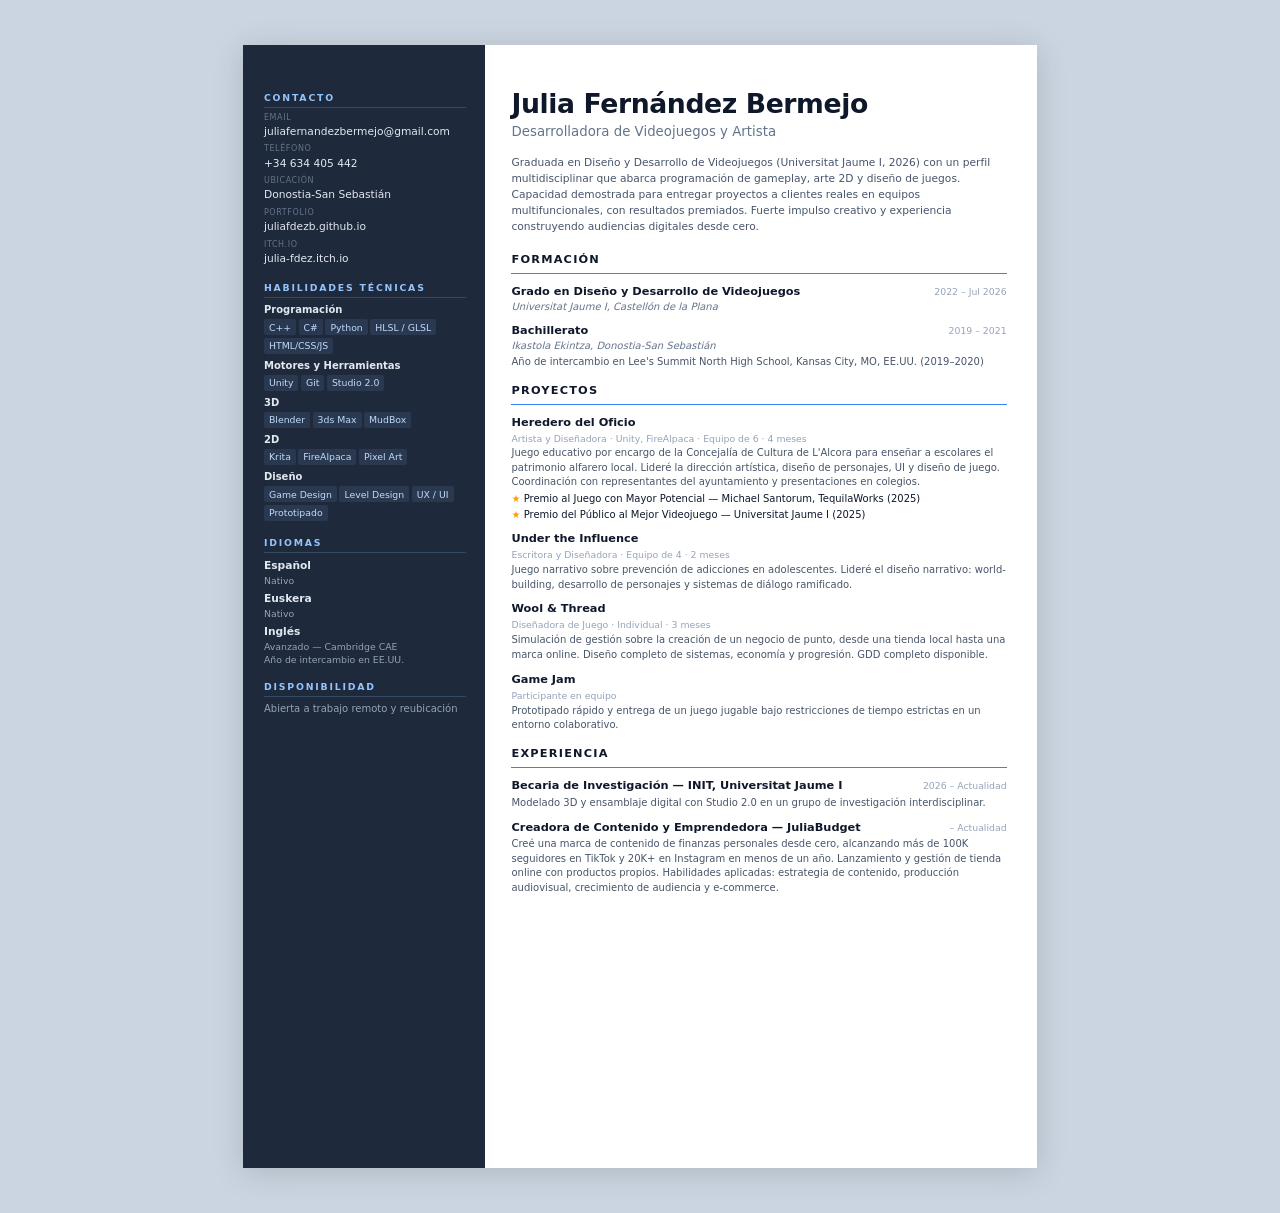
<file: cv/cv_es.html>
<!DOCTYPE html>
<html lang="es">
<head>
<meta charset="UTF-8">
<meta name="viewport" content="width=device-width, initial-scale=1.0">
<title>CV — Julia Fernández Bermejo</title>
<style>
  /* ── Reset ── */
  *, *::before, *::after { margin: 0; padding: 0; box-sizing: border-box; }
  @page { size: A4; margin: 0; }

  body {
    font-family: 'Segoe UI', system-ui, -apple-system, 'Helvetica Neue', Arial, sans-serif;
    font-size: 8.5pt;
    line-height: 1.4;
    color: #334155;
    background: #cbd5e1;
    -webkit-print-color-adjust: exact;
    print-color-adjust: exact;
  }
  a { color: inherit; text-decoration: none; }

  /* ── Page ── */
  .page {
    width: 210mm;
    min-height: 297mm;
    margin: 0 auto;
    background: #fff;
    display: grid;
    grid-template-columns: 64mm 1fr;
  }
  @media screen {
    .page { margin: 12mm auto; box-shadow: 0 4px 30px rgba(0,0,0,.15); }
  }
  @media print {
    body { background: #fff; }
    .page { margin: 0; box-shadow: none; min-height: 0; height: 297mm; overflow: hidden; }
  }

  /* ── Sidebar ── */
  .sidebar {
    background: #1E293B;
    color: #CBD5E1;
    padding: 12mm 5mm 8mm 5.5mm;
    display: flex;
    flex-direction: column;
    gap: 10px;
  }
  .sb-section {}
  .sb-heading {
    font-size: 7pt;
    font-weight: 700;
    text-transform: uppercase;
    letter-spacing: 1.8px;
    color: #93C5FD;
    margin-bottom: 5px;
    padding-bottom: 3px;
    border-bottom: 1px solid rgba(147,197,253,.2);
  }

  /* Contact */
  .contact-item { margin-bottom: 5px; line-height: 1.35; }
  .contact-label {
    display: block;
    font-size: 6pt;
    color: #64748B;
    text-transform: uppercase;
    letter-spacing: .6px;
    margin-bottom: 0.5px;
  }
  .contact-value { font-size: 8pt; color: #E2E8F0; word-break: break-all; }

  /* Skills */
  .skill-group { margin-bottom: 5px; }
  .skill-group-title { font-size: 7.5pt; font-weight: 600; color: #E2E8F0; margin-bottom: 2px; }
  .skill-tags { display: flex; flex-wrap: wrap; gap: 2.5px; }
  .tag {
    background: rgba(147,197,253,.1);
    color: #BFDBFE;
    padding: 1.5px 5px;
    border-radius: 2px;
    font-size: 7pt;
    line-height: 1.4;
  }

  /* Languages */
  .lang-item { margin-bottom: 4px; }
  .lang-name { font-weight: 600; font-size: 8pt; color: #E2E8F0; }
  .lang-detail { font-size: 7pt; color: #94A3B8; display: block; }

  /* Availability */
  .avail { font-size: 7.5pt; color: #94A3B8; line-height: 1.4; }

  /* ── Main ── */
  .main { padding: 12mm 8mm 8mm 7mm; }

  .name {
    font-size: 20pt;
    font-weight: 700;
    color: #0F172A;
    line-height: 1;
    letter-spacing: -.4px;
  }
  .subtitle {
    font-size: 10pt;
    color: #64748B;
    margin-top: 1.5mm;
    font-weight: 400;
  }
  .profile {
    margin-top: 3.5mm;
    margin-bottom: 4.5mm;
    font-size: 8pt;
    line-height: 1.5;
    color: #475569;
  }

  /* Sections */
  .section { margin-bottom: 3.5mm; }
  .section-title {
    font-size: 8.5pt;
    font-weight: 700;
    color: #0F172A;
    text-transform: uppercase;
    letter-spacing: 1.2px;
    padding-bottom: 1.5mm;
    border-bottom: 1.5px solid #3B82F6;
    margin-bottom: 2.5mm;
  }

  /* Entries */
  .entry { margin-bottom: 2.5mm; }
  .entry-row { display: flex; justify-content: space-between; align-items: baseline; }
  .entry-title { font-size: 8.5pt; font-weight: 600; color: #0F172A; }
  .entry-date { font-size: 7pt; color: #94A3B8; white-space: nowrap; margin-left: 2mm; flex-shrink: 0; }
  .entry-sub { font-size: 7.5pt; color: #64748B; font-style: italic; }
  .entry-meta { font-size: 7pt; color: #94A3B8; margin-top: 0.3mm; }
  .entry-desc { font-size: 7.5pt; color: #475569; margin-top: 0.5mm; line-height: 1.45; }

  .award { font-size: 7.5pt; color: #0F172A; font-weight: 500; margin-top: 0.5mm; }
  .award::before { content: "\2605  "; color: #F59E0B; }

  /* ── Narrow screens ──
     The sheet is 210 mm wide, which does not fit on a phone: it ends up cut
     off and you have to drag it sideways to read it. Here it stops being a
     sheet of paper — it takes whatever width there is, the dark column sits
     above the text instead of beside it, and the smallest type grows, since
     sizes meant for print come out tiny on a screen.
     Printing is untouched: this only applies to @media screen. */
  @media screen and (max-width: 820px) {
    body { background: #fff; }

    .page {
      width: 100%;
      min-height: 0;
      margin: 0;
      box-shadow: none;
      grid-template-columns: 1fr;
    }

    /* Puestos uno debajo de otro, lo primero debe ser de quién es el
       currículum, no la columna de contacto. */
    .main { order: -1; }

    .sidebar { padding: 7mm 6mm; }
    .main { padding: 7mm 6mm 10mm; }

    .sb-heading { font-size: 8.5pt; }
    .contact-label { font-size: 7.5pt; }
    .contact-value { font-size: 9.5pt; word-break: break-word; }
    .skill-group-title { font-size: 9pt; }
    .tag { font-size: 8.5pt; }
    .lang-name { font-size: 9.5pt; }
    .lang-detail { font-size: 8.5pt; }
    .avail { font-size: 9pt; }

    .name { font-size: 22pt; }
    .subtitle { font-size: 12pt; }
    .profile { font-size: 9.5pt; }
    .section-title { font-size: 10.5pt; }
    .entry-title { font-size: 10.5pt; }
    .entry-date { font-size: 8.5pt; }
    .entry-sub { font-size: 9.5pt; }
    .entry-meta { font-size: 8.5pt; }
    .entry-desc { font-size: 9.5pt; }
    .award { font-size: 9.5pt; }
  }
</style>
</head>
<body>
<div class="page">

  <!-- ════════ SIDEBAR ════════ -->
  <aside class="sidebar">

    <div class="sb-section">
      <h3 class="sb-heading">Contacto</h3>
      <div class="contact-item">
        <span class="contact-label">Email</span>
        <span class="contact-value">juliafernandezbermejo@gmail.com</span>
      </div>
      <div class="contact-item">
        <span class="contact-label">Teléfono</span>
        <span class="contact-value">+34 634 405 442</span>
      </div>
      <div class="contact-item">
        <span class="contact-label">Ubicación</span>
        <span class="contact-value">Donostia-San Sebastián</span>
      </div>
      <div class="contact-item">
        <span class="contact-label">Portfolio</span>
        <span class="contact-value">juliafdezb.github.io</span>
      </div>
      <div class="contact-item">
        <span class="contact-label">itch.io</span>
        <span class="contact-value">julia-fdez.itch.io</span>
      </div>
    </div>

    <div class="sb-section">
      <h3 class="sb-heading">Habilidades Técnicas</h3>
      <div class="skill-group">
        <div class="skill-group-title">Programación</div>
        <div class="skill-tags">
          <span class="tag">C++</span>
          <span class="tag">C#</span>
          <span class="tag">Python</span>
          <span class="tag">HLSL / GLSL</span>
          <span class="tag">HTML/CSS/JS</span>
        </div>
      </div>
      <div class="skill-group">
        <div class="skill-group-title">Motores y Herramientas</div>
        <div class="skill-tags">
          <span class="tag">Unity</span>
          <span class="tag">Git</span>
          <span class="tag">Studio 2.0</span>
        </div>
      </div>
      <div class="skill-group">
        <div class="skill-group-title">3D</div>
        <div class="skill-tags">
          <span class="tag">Blender</span>
          <span class="tag">3ds Max</span>
          <span class="tag">MudBox</span>
        </div>
      </div>
      <div class="skill-group">
        <div class="skill-group-title">2D</div>
        <div class="skill-tags">
          <span class="tag">Krita</span>
          <span class="tag">FireAlpaca</span>
          <span class="tag">Pixel Art</span>
        </div>
      </div>
      <div class="skill-group">
        <div class="skill-group-title">Diseño</div>
        <div class="skill-tags">
          <span class="tag">Game Design</span>
          <span class="tag">Level Design</span>
          <span class="tag">UX / UI</span>
          <span class="tag">Prototipado</span>
        </div>
      </div>
    </div>

    <div class="sb-section">
      <h3 class="sb-heading">Idiomas</h3>
      <div class="lang-item">
        <span class="lang-name">Español</span>
        <span class="lang-detail">Nativo</span>
      </div>
      <div class="lang-item">
        <span class="lang-name">Euskera</span>
        <span class="lang-detail">Nativo</span>
      </div>
      <div class="lang-item">
        <span class="lang-name">Inglés</span>
        <span class="lang-detail">Avanzado — Cambridge CAE</span>
        <span class="lang-detail">Año de intercambio en EE.UU.</span>
      </div>
    </div>

    <div class="sb-section">
      <h3 class="sb-heading">Disponibilidad</h3>
      <p class="avail">Abierta a trabajo remoto y reubicación</p>
    </div>

  </aside>

  <!-- ════════ MAIN ════════ -->
  <main class="main">

    <h1 class="name">Julia Fernández Bermejo</h1>
    <p class="subtitle">Desarrolladora de Videojuegos y Artista</p>

    <p class="profile">
      Graduada en Diseño y Desarrollo de Videojuegos (Universitat Jaume I, 2026) con un perfil multidisciplinar que abarca programación de gameplay, arte 2D y diseño de juegos. Capacidad demostrada para entregar proyectos a clientes reales en equipos multifuncionales, con resultados premiados. Fuerte impulso creativo y experiencia construyendo audiencias digitales desde cero.
    </p>

    <!-- Formación -->
    <div class="section">
      <h2 class="section-title">Formación</h2>
      <div class="entry">
        <div class="entry-row">
          <span class="entry-title">Grado en Diseño y Desarrollo de Videojuegos</span>
          <span class="entry-date">2022 – Jul 2026</span>
        </div>
        <div class="entry-sub">Universitat Jaume I, Castellón de la Plana</div>
      </div>
      <div class="entry">
        <div class="entry-row">
          <span class="entry-title">Bachillerato</span>
          <span class="entry-date">2019 – 2021</span>
        </div>
        <div class="entry-sub">Ikastola Ekintza, Donostia-San Sebastián</div>
        <div class="entry-desc">Año de intercambio en Lee's Summit North High School, Kansas City, MO, EE.UU. (2019–2020)</div>
      </div>
    </div>

    <!-- Proyectos -->
    <div class="section">
      <h2 class="section-title">Proyectos</h2>

      <div class="entry">
        <span class="entry-title">Heredero del Oficio</span>
        <div class="entry-meta">Artista y Diseñadora · Unity, FireAlpaca · Equipo de 6 · 4 meses</div>
        <div class="entry-desc">
          Juego educativo por encargo de la Concejalía de Cultura de L'Alcora para enseñar a escolares el patrimonio alfarero local. Lideré la dirección artística, diseño de personajes, UI y diseño de juego. Coordinación con representantes del ayuntamiento y presentaciones en colegios.
        </div>
        <div class="award">Premio al Juego con Mayor Potencial — Michael Santorum, TequilaWorks (2025)</div>
        <div class="award">Premio del Público al Mejor Videojuego — Universitat Jaume I (2025)</div>
      </div>

      <div class="entry">
        <span class="entry-title">Under the Influence</span>
        <div class="entry-meta">Escritora y Diseñadora · Equipo de 4 · 2 meses</div>
        <div class="entry-desc">
          Juego narrativo sobre prevención de adicciones en adolescentes. Lideré el diseño narrativo: world-building, desarrollo de personajes y sistemas de diálogo ramificado.
        </div>
      </div>

      <div class="entry">
        <span class="entry-title">Wool &amp; Thread</span>
        <div class="entry-meta">Diseñadora de Juego · Individual · 3 meses</div>
        <div class="entry-desc">
          Simulación de gestión sobre la creación de un negocio de punto, desde una tienda local hasta una marca online. Diseño completo de sistemas, economía y progresión. GDD completo disponible.
        </div>
      </div>

      <div class="entry">
        <span class="entry-title">Game Jam</span>
        <div class="entry-meta">Participante en equipo</div>
        <div class="entry-desc">
          Prototipado rápido y entrega de un juego jugable bajo restricciones de tiempo estrictas en un entorno colaborativo.
        </div>
      </div>
    </div>

    <!-- Experiencia -->
    <div class="section">
      <h2 class="section-title">Experiencia</h2>

      <div class="entry">
        <div class="entry-row">
          <span class="entry-title">Becaria de Investigación — INIT, Universitat Jaume I</span>
          <span class="entry-date">2026 – Actualidad</span>
        </div>
        <div class="entry-desc">
          Modelado 3D y ensamblaje digital con Studio 2.0 en un grupo de investigación interdisciplinar.
        </div>
      </div>

      <div class="entry">
        <div class="entry-row">
          <span class="entry-title">Creadora de Contenido y Emprendedora — JuliaBudget</span>
          <span class="entry-date"><!-- RELLENAR --> – Actualidad</span>
        </div>
        <div class="entry-desc">
          Creé una marca de contenido de finanzas personales desde cero, alcanzando más de 100K seguidores en TikTok y 20K+ en Instagram en menos de un año. Lanzamiento y gestión de tienda online con productos propios. Habilidades aplicadas: estrategia de contenido, producción audiovisual, crecimiento de audiencia y e-commerce.
        </div>
      </div>
    </div>

  </main>
</div>
</body>
</html>
</file>
<file: css/style.css>
/* ========================================
   CSS Custom Properties
   ======================================== */
:root {
  /* Colors */
  --bg-primary: #0e0a16;
  --bg-secondary: #151020;
  --bg-tertiary: #1e182c;
  --bg-card: #110d1c;
  --text-primary: #e8e2da;
  --text-secondary: #958d82;
  --text-muted: #5a544c;
  --accent-primary: #d9a645;
  --accent-secondary: #e0bb70;
  --accent-gradient: linear-gradient(135deg, #c87e7e, #d9a645);
  --accent-glow: rgba(217, 166, 69, 0.3);
  --border-color: #2e1f4a;
  --particle-dot: 240, 176, 64;
  --particle-line: 255, 212, 118;

  /* Typography */
  --font-heading: 'Space Grotesk', sans-serif;
  --font-body: 'Inter', sans-serif;
}

/* Blue theme */
[data-theme="blue"] {
  --bg-primary: #0a0a0f;
  --bg-secondary: #12121a;
  --bg-tertiary: #1a1a2e;
  --bg-card: #14141f;
  --text-primary: #e8e8f0;
  --text-secondary: #8888a0;
  --text-muted: #555568;
  --accent-primary: #6c5ce7;
  --accent-secondary: #00cec9;
  --accent-gradient: linear-gradient(135deg, #6c5ce7, #00cec9);
  --accent-glow: rgba(108, 92, 231, 0.5);
  --border-color: #2a2a3e;
  --particle-dot: 108, 92, 231;
  --particle-line: 0, 206, 201;
}

:root {
  /* Spacing */
  --section-padding: clamp(4rem, 10vw, 8rem);
  --container-width: 1200px;
  --gap: 1.5rem;

  /* Transitions */
  --transition-fast: 0.2s ease;
  --transition-medium: 0.3s ease;
  --transition-slow: 0.5s ease;

  /* Border radius */
  --radius-sm: 6px;
  --radius-md: 12px;
  --radius-lg: 20px;
}

/* ========================================
   Base Styles
   ======================================== */
body {
  font-family: var(--font-body);
  font-size: clamp(0.9375rem, 2vw, 1.0625rem);
  color: var(--text-primary);
  background-color: var(--bg-primary);
}

h1, h2, h3, h4, h5, h6 {
  font-family: var(--font-heading);
  font-weight: 700;
  line-height: 1.2;
}

.container {
  width: min(var(--container-width), 100% - 3rem);
  margin-inline: auto;
}

section {
  padding-block: var(--section-padding);
}

/* ========================================
   Navigation
   ======================================== */
.nav {
  position: fixed;
  top: 0;
  left: 0;
  right: 0;
  z-index: 1000;
  padding: 1rem 0;
  transition: background var(--transition-medium), box-shadow var(--transition-medium);
}

.nav.scrolled {
  background: rgba(10, 10, 15, 0.95);
  backdrop-filter: blur(20px);
  box-shadow: 0 1px 0 var(--border-color);
}

.nav .container {
  display: flex;
  align-items: center;
  justify-content: space-between;
}

.nav__logo {
  font-family: var(--font-heading);
  font-size: 1.25rem;
  font-weight: 700;
  background: var(--accent-gradient);
  -webkit-background-clip: text;
  -webkit-text-fill-color: transparent;
  background-clip: text;
  filter: drop-shadow(0 0 6px color-mix(in srgb, var(--accent-primary) 25%, transparent));
}

.nav__links {
  display: flex;
  gap: 2rem;
}

.nav__link {
  font-size: 0.9375rem;
  color: var(--text-secondary);
  transition: color var(--transition-fast);
  position: relative;
}

.nav__link::after {
  content: '';
  position: absolute;
  bottom: -4px;
  left: 0;
  width: 0;
  height: 2px;
  background: var(--accent-gradient);
  box-shadow: 0 0 8px var(--accent-glow);
  transition: width var(--transition-medium);
}

.nav__link:hover,
.nav__link.active {
  color: var(--text-primary);
}

.nav__link.active::after,
.nav__link:hover::after {
  width: 100%;
}

/* Hamburger */
.nav__hamburger {
  display: none;
  flex-direction: column;
  gap: 5px;
  padding: 4px;
}

.nav__hamburger span {
  display: block;
  width: 24px;
  height: 2px;
  background: var(--text-primary);
  transition: transform var(--transition-medium), opacity var(--transition-medium);
}

.nav__hamburger.active span:nth-child(1) {
  transform: rotate(45deg) translate(5px, 5px);
}

.nav__hamburger.active span:nth-child(2) {
  opacity: 0;
}

.nav__hamburger.active span:nth-child(3) {
  transform: rotate(-45deg) translate(5px, -5px);
}

@media (max-width: 768px) {
  .nav__hamburger {
    display: flex;
  }

  .nav__links {
    position: fixed;
    top: 0;
    right: -100%;
    width: min(300px, 80vw);
    height: 100vh;
    height: 100dvh;
    overflow-y: auto;
    overscroll-behavior: contain;
    flex-direction: column;
    background: var(--bg-secondary);
    padding: 5rem 2rem 2rem;
    gap: 1.5rem;
    transition: right var(--transition-medium);
    border-left: 1px solid var(--border-color);
  }

  .nav__links.open {
    right: 0;
  }

  .nav__link {
    font-size: 1.125rem;
  }
}

/* ========================================
   Hero Section
   ======================================== */
.hero {
  min-height: 100vh;
  min-height: 100svh;
  display: flex;
  align-items: center;
  justify-content: center;
  text-align: center;
  position: relative;
  overflow: hidden;
  padding-top: 0;
  padding-bottom: 0;
}

.hero__canvas {
  position: absolute;
  top: 0;
  left: 0;
  width: 100%;
  height: 100%;
  z-index: 0;
}

.hero__content {
  position: relative;
  z-index: 1;
}

.hero__greeting {
  font-size: clamp(1rem, 2.5vw, 1.25rem);
  color: var(--accent-secondary);
  font-family: var(--font-heading);
  margin-bottom: 0.75rem;
}

.hero__name {
  font-size: clamp(2.5rem, 7vw, 5rem);
  font-weight: 700;
  margin-bottom: 1rem;
  background: var(--accent-gradient);
  -webkit-background-clip: text;
  -webkit-text-fill-color: transparent;
  background-clip: text;
  filter: drop-shadow(0 0 14px color-mix(in srgb, var(--accent-primary) 20%, transparent));
}

.hero__tagline {
  font-size: clamp(1.125rem, 3vw, 1.5rem);
  color: var(--text-secondary);
  margin-bottom: 2.5rem;
  max-width: 600px;
  margin-inline: auto;
}

.hero__cta {
  display: inline-flex;
  align-items: center;
  gap: 0.5rem;
  padding: 0.875rem 2rem;
  background: var(--accent-gradient);
  color: #fff;
  font-family: var(--font-heading);
  font-weight: 600;
  font-size: 1rem;
  border-radius: var(--radius-md);
  transition: transform var(--transition-fast), box-shadow var(--transition-fast);
}

.hero__cta:hover {
  transform: translateY(-2px);
  box-shadow: 0 0 20px var(--accent-glow), 0 0 40px color-mix(in srgb, var(--accent-primary) 20%, transparent);
}

.hero__cta svg {
  width: 18px;
  height: 18px;
  transition: transform var(--transition-fast);
}

.hero__cta:hover svg {
  transform: translateY(2px);
}

.hero__socials {
  display: flex;
  justify-content: center;
  gap: 1.25rem;
  margin-top: 3rem;
}

.hero__social-link {
  display: flex;
  align-items: center;
  justify-content: center;
  width: 44px;
  height: 44px;
  border-radius: 50%;
  border: 1px solid var(--border-color);
  color: var(--text-secondary);
  transition: color var(--transition-fast), border-color var(--transition-fast), transform var(--transition-fast);
}

.hero__social-link:hover {
  color: var(--accent-primary);
  border-color: var(--accent-primary);
  transform: translateY(-2px);
}

.hero__social-link svg {
  width: 20px;
  height: 20px;
}

/* ========================================
   Section Headers
   ======================================== */
.section-header {
  text-align: center;
  margin-bottom: 3.5rem;
}

.section-header__label {
  display: inline-block;
  font-size: 0.875rem;
  font-weight: 600;
  color: var(--accent-secondary);
  text-transform: uppercase;
  letter-spacing: 0.1em;
  margin-bottom: 0.75rem;
}

.section-header__title {
  font-size: clamp(1.75rem, 4vw, 2.5rem);
  margin-bottom: 1rem;
}

.section-header__line {
  width: 60px;
  height: 3px;
  background: var(--accent-gradient);
  margin-inline: auto;
  border-radius: 2px;
  box-shadow: 0 0 8px var(--accent-glow);
}

/* ========================================
   About Section
   ======================================== */
.about__grid {
  display: grid;
  grid-template-columns: 300px 1fr;
  gap: 4rem;
  align-items: start;
}

.about__image-wrapper {
  position: relative;
}

.about__image-wrapper::before {
  content: '';
  position: absolute;
  top: 12px;
  left: 12px;
  right: -12px;
  bottom: -12px;
  border: 2px solid var(--accent-primary);
  border-radius: var(--radius-md);
  z-index: -1;
}

.about__image {
  width: 100%;
  aspect-ratio: 1;
  object-fit: cover;
  border-radius: var(--radius-md);
  background: var(--bg-tertiary);
  display: flex;
  align-items: center;
  justify-content: center;
  color: var(--text-muted);
  font-size: 0.875rem;
}

.about__text p {
  color: var(--text-secondary);
  margin-bottom: 1.5rem;
  line-height: 1.8;
  text-align: justify;
}

.about__skills {
  margin-top: 2rem;
}

.about__skills-category {
  margin-bottom: 1.5rem;
}

.about__skills-label {
  font-family: var(--font-heading);
  font-size: 0.875rem;
  font-weight: 600;
  color: var(--accent-primary);
  margin-bottom: 0.75rem;
  text-transform: uppercase;
  letter-spacing: 0.05em;
}

.about__skills-list {
  display: flex;
  flex-wrap: wrap;
  gap: 0.5rem;
}

.skill-pill {
  display: inline-block;
  padding: 0.375rem 0.875rem;
  background: var(--bg-tertiary);
  border: 1px solid var(--border-color);
  border-radius: 100px;
  font-size: 0.8125rem;
  color: var(--text-primary);
  transition: border-color var(--transition-fast), background var(--transition-fast);
}

.skill-pill:hover {
  border-color: var(--accent-primary);
  background: color-mix(in srgb, var(--accent-primary) 10%, transparent);
}

.about__actions {
  margin-top: 2rem;
  display: flex;
  gap: 1rem;
  flex-wrap: wrap;
}

.btn {
  display: inline-flex;
  align-items: center;
  gap: 0.5rem;
  padding: 0.75rem 1.5rem;
  font-family: var(--font-heading);
  font-weight: 600;
  font-size: 0.9375rem;
  border-radius: var(--radius-sm);
  transition: all var(--transition-fast);
}

.btn--primary {
  background: var(--accent-gradient);
  color: #fff;
}

.btn--primary:hover {
  transform: translateY(-2px);
  box-shadow: 0 0 20px var(--accent-glow), 0 0 40px color-mix(in srgb, var(--accent-primary) 15%, transparent);
}

.btn--outline {
  border: 1px solid var(--border-color);
  color: var(--text-primary);
}

.btn--outline:hover {
  border-color: var(--accent-primary);
  background: color-mix(in srgb, var(--accent-primary) 10%, transparent);
}

.btn svg {
  width: 18px;
  height: 18px;
}

@media (max-width: 768px) {
  .about__grid {
    grid-template-columns: 1fr;
    gap: 2rem;
    justify-items: center;
  }

  .about__image-wrapper {
    max-width: 250px;
  }
}

/* ========================================
   Projects Section
   ======================================== */
.projects {
  background: var(--bg-secondary);
}

.projects__filters {
  display: flex;
  justify-content: center;
  flex-wrap: wrap;
  gap: 0.5rem;
  margin-bottom: 2.5rem;
}

.filter-btn {
  padding: 0.5rem 1.25rem;
  font-size: 0.875rem;
  font-weight: 500;
  color: var(--text-secondary);
  border: 1px solid var(--border-color);
  border-radius: 100px;
  transition: all var(--transition-fast);
}

.filter-btn:hover,
.filter-btn.active {
  color: #fff;
  border-color: var(--accent-primary);
  background: color-mix(in srgb, var(--accent-primary) 15%, transparent);
}

.filter-btn.active {
  background: var(--accent-primary);
}

.projects__grid {
  display: grid;
  grid-template-columns: repeat(3, 1fr);
  gap: var(--gap);
}

.project-card {
  background: var(--bg-card);
  border: 1px solid var(--border-color);
  border-radius: var(--radius-md);
  overflow: hidden;
  cursor: pointer;
  transition: transform var(--transition-medium), box-shadow var(--transition-medium), border-color var(--transition-medium);
}

.project-card:hover {
  transform: translateY(-4px);
  box-shadow: 0 0 20px color-mix(in srgb, var(--accent-primary) 15%, transparent), 0 12px 40px rgba(0, 0, 0, 0.4);
  border-color: var(--accent-primary);
}

.project-card.hidden {
  display: none;
}

.project-card__thumbnail {
  position: relative;
  aspect-ratio: 16/10;
  overflow: hidden;
  background: var(--bg-tertiary);
}

.project-card__thumbnail img {
  width: 100%;
  height: 100%;
  object-fit: cover;
  transition: transform var(--transition-slow);
}

.project-card:hover .project-card__thumbnail img {
  transform: scale(1.05);
}

.project-card__overlay {
  position: absolute;
  inset: 0;
  background: linear-gradient(to top, rgba(10, 10, 15, 0.9) 0%, transparent 60%);
  opacity: 0;
  transition: opacity var(--transition-medium);
  display: flex;
  align-items: flex-end;
  padding: 1.25rem;
}

.project-card:hover .project-card__overlay {
  opacity: 1;
}

.project-card__overlay-text {
  font-size: 0.875rem;
  color: var(--text-secondary);
  line-height: 1.5;
}

.project-card__info {
  padding: 1.25rem;
}

.project-card__title {
  font-family: var(--font-heading);
  font-size: 1.125rem;
  font-weight: 600;
  margin-bottom: 0.5rem;
}

.project-card__tags {
  display: flex;
  flex-wrap: wrap;
  gap: 0.375rem;
}

.project-card__tag {
  font-size: 0.75rem;
  padding: 0.2rem 0.625rem;
  background: var(--bg-tertiary);
  border-radius: 100px;
  color: var(--accent-secondary);
}

@media (max-width: 1024px) {
  .projects__grid {
    grid-template-columns: repeat(2, 1fr);
  }
}

@media (max-width: 600px) {
  .projects__grid {
    grid-template-columns: 1fr;
  }
}

/* ========================================
   Art Gallery Section
   ======================================== */
.gallery__filters {
  display: flex;
  justify-content: center;
  flex-wrap: wrap;
  gap: 0.5rem;
  margin-bottom: 2.5rem;
}

.gallery__grid {
  display: grid;
  grid-template-columns: repeat(3, 1fr);
  gap: var(--gap);
}

.gallery__item {
  border-radius: var(--radius-md);
  overflow: hidden;
  cursor: pointer;
  position: relative;
  background: var(--bg-tertiary);
}

.gallery__item.hidden {
  display: none;
}

.gallery__item img {
  width: 100%;
  display: block;
  transition: transform var(--transition-slow);
}

.gallery__item:hover img {
  transform: scale(1.03);
}

.gallery__item__overlay {
  position: absolute;
  inset: 0;
  background: rgba(10, 10, 15, 0.6);
  opacity: 0;
  transition: opacity var(--transition-medium);
  display: flex;
  align-items: center;
  justify-content: center;
}

.gallery__item:hover .gallery__item__overlay {
  opacity: 1;
}

.gallery__item__overlay svg {
  width: 32px;
  height: 32px;
  color: #fff;
}

.gallery__item__overlay--linked {
  flex-direction: column;
  justify-content: center;
  align-items: center;
}

.gallery__item__link {
  position: absolute;
  bottom: 0.75rem;
  left: 50%;
  transform: translateX(-50%);
  display: flex;
  align-items: center;
  gap: 0.5rem;
  padding: 0.75rem 1.75rem;
  background: color-mix(in srgb, var(--accent-primary) 85%, transparent);
  border-radius: 100px;
  color: #fff;
  font-size: 1rem;
  font-weight: 600;
  font-family: var(--font-heading);
  white-space: nowrap;
  transition: background var(--transition-fast);
}

.gallery__item__link svg {
  width: 18px;
  height: 18px;
}

.gallery__item__link:hover {
  background: var(--accent-primary);
}

/* Gallery Stacks */
.gallery__stack {
  position: relative;
  z-index: 1;
}

.gallery__stack.expanded {
  z-index: 100;
}

.gallery__stack > .gallery__item {
  border-radius: var(--radius-md);
  position: relative;
  z-index: 10;
}

.gallery__stack-hidden {
  position: absolute;
  top: 0;
  left: 0;
  width: 100%;
  height: 100%;
  pointer-events: none;
  z-index: 5;
}

.gallery__stack.expanded .gallery__stack-hidden {
  pointer-events: auto;
}

.gallery__stack-hidden .gallery__item {
  position: absolute;
  top: 0;
  left: 0;
  width: 100%;
  transform: translateX(0);
  opacity: 0;
  transition: transform 0.45s cubic-bezier(0.4, 0, 0.2, 1), opacity 0.35s ease;
}

.gallery__stack-hidden .gallery__item:nth-child(1) {
  z-index: 4;
}

.gallery__stack-hidden .gallery__item:nth-child(2) {
  z-index: 3;
}

.gallery__stack.expanded .gallery__stack-hidden .gallery__item:nth-child(1) {
  transform: translateX(calc(100% + var(--gap)));
  opacity: 1;
  transition-delay: 0s;
}

.gallery__stack.expanded .gallery__stack-hidden .gallery__item:nth-child(2) {
  transform: translateX(calc(200% + var(--gap) * 2));
  opacity: 1;
  transition-delay: 0.1s;
}

.gallery__stack-hidden .gallery__item {
  border-radius: var(--radius-md);
}

/* Subtle indicator that stack has more images */
.gallery__stack > .gallery__item::after {
  content: '';
  position: absolute;
  bottom: 0.75rem;
  right: 0.75rem;
  width: 28px;
  height: 28px;
  background: color-mix(in srgb, var(--accent-primary) 70%, transparent);
  border-radius: 50%;
  opacity: 0.8;
  transition: opacity var(--transition-fast);
  background-image: url("data:image/svg+xml,%3Csvg xmlns='http://www.w3.org/2000/svg' viewBox='0 0 24 24' fill='none' stroke='white' stroke-width='2' stroke-linecap='round' stroke-linejoin='round'%3E%3Crect x='2' y='2' width='13' height='13' rx='2'/%3E%3Cpath d='M9 9h11a2 2 0 0 1 2 2v9a2 2 0 0 1-2 2H11a2 2 0 0 1-2-2z'/%3E%3C/svg%3E");
  background-size: 14px;
  background-position: center;
  background-repeat: no-repeat;
}

.gallery__stack.expanded > .gallery__item::after {
  opacity: 0;
}

@media (max-width: 1024px) {
  .gallery__grid {
    grid-template-columns: repeat(2, 1fr);
  }
}

@media (max-width: 600px) {
  .gallery__grid {
    grid-template-columns: 1fr;
  }
}

/* ========================================
   Contact Section
   ======================================== */
.contact {
  background: var(--bg-secondary);
}

.contact__grid {
  display: grid;
  grid-template-columns: 1fr 1fr;
  gap: 4rem;
}

.contact__text p {
  color: var(--text-secondary);
  margin-bottom: 2rem;
  line-height: 1.8;
}

.contact__socials {
  display: flex;
  flex-wrap: wrap;
  gap: 1rem;
}

.contact__social-btn {
  display: inline-flex;
  align-items: center;
  gap: 0.625rem;
  padding: 0.75rem 1.25rem;
  border: 1px solid var(--border-color);
  border-radius: var(--radius-sm);
  color: var(--text-primary);
  font-size: 0.9375rem;
  font-weight: 500;
  transition: all var(--transition-fast);
}

.contact__social-btn:hover {
  border-color: var(--accent-primary);
  background: color-mix(in srgb, var(--accent-primary) 10%, transparent);
  transform: translateY(-2px);
}

.contact__social-btn svg {
  width: 20px;
  height: 20px;
}

.contact__email {
  display: inline-flex;
  align-items: center;
  gap: 0.625rem;
  padding: 0.75rem 1.25rem;
  border: 1px solid var(--border-color);
  border-radius: var(--radius-sm);
  color: var(--text-primary);
  font-size: 0.9375rem;
  font-weight: 500;
}

.contact__email svg {
  width: 20px;
  height: 20px;
  flex-shrink: 0;
}

.contact__form {
  display: flex;
  flex-direction: column;
  gap: 1.25rem;
}

.form-group {
  display: flex;
  flex-direction: column;
  gap: 0.375rem;
}

.form-group label {
  font-size: 0.875rem;
  font-weight: 500;
  color: var(--text-secondary);
}

.form-group input,
.form-group textarea {
  padding: 0.75rem 1rem;
  background: var(--bg-primary);
  border: 1px solid var(--border-color);
  border-radius: var(--radius-sm);
  color: var(--text-primary);
  font-size: 0.9375rem;
  transition: border-color var(--transition-fast);
}

.form-group input:focus,
.form-group textarea:focus {
  outline: none;
  border-color: var(--accent-primary);
}

.form-group textarea {
  min-height: 150px;
  resize: vertical;
}

.contact__form .btn {
  align-self: flex-start;
}

@media (max-width: 768px) {
  .contact__grid {
    grid-template-columns: 1fr;
    gap: 2.5rem;
  }
}

/* ========================================
   Footer
   ======================================== */
.footer {
  padding: 2rem 0;
  border-top: 1px solid var(--border-color);
  text-align: center;
}

.footer__text {
  font-size: 0.8125rem;
  color: var(--text-muted);
}

/* ========================================
   Modal
   ======================================== */
.modal-overlay {
  position: fixed;
  inset: 0;
  z-index: 2000;
  background: rgba(0, 0, 0, 0.85);
  backdrop-filter: blur(8px);
  display: flex;
  align-items: center;
  /* "safe" evita que, cuando la ventana es más alta que la pantalla, el
     centrado la corte por arriba y esa parte ya no se pueda alcanzar. Va
     después y no en lugar de la de arriba: el navegador que no la entienda
     se queda con el centrado de toda la vida. */
  align-items: safe center;
  justify-content: center;
  overflow-y: auto;
  overscroll-behavior: contain;
  -webkit-overflow-scrolling: touch;
  opacity: 0;
  pointer-events: none;
  transition: opacity var(--transition-medium);
  padding: 2rem;
}

.modal-overlay.active {
  opacity: 1;
  pointer-events: auto;
}

.modal {
  background: var(--bg-secondary);
  border: 1px solid var(--border-color);
  border-radius: var(--radius-lg);
  max-width: 800px;
  width: 100%;
  max-height: 85vh;
  /* dvh mide lo que de verdad se ve: con vh, en el movil, la ventana se
     pasaba de largo por debajo de la barra de direcciones. */
  max-height: calc(100dvh - 4rem);
  overflow-y: auto;
  overscroll-behavior: contain;
  transform: translateY(20px);
  transition: transform var(--transition-medium);
}

.modal-overlay.active .modal {
  transform: translateY(0);
}

.modal__header {
  position: relative;
}

.modal__carousel {
  position: relative;
  aspect-ratio: 16/9;
  background: var(--bg-primary);
  overflow: hidden;
}

.modal__carousel img {
  width: 100%;
  height: 100%;
  object-fit: cover;
}

.modal__carousel-btn {
  position: absolute;
  top: 50%;
  transform: translateY(-50%);
  width: 40px;
  height: 40px;
  border-radius: 50%;
  background: rgba(10, 10, 15, 0.7);
  color: #fff;
  display: flex;
  align-items: center;
  justify-content: center;
  transition: background var(--transition-fast);
}

.modal__carousel-btn:hover {
  background: var(--accent-primary);
}

.modal__carousel-btn--prev {
  left: 1rem;
}

.modal__carousel-btn--next {
  right: 1rem;
}

.modal__close {
  position: absolute;
  top: 1rem;
  right: 1rem;
  width: 40px;
  height: 40px;
  border-radius: 50%;
  background: rgba(10, 10, 15, 0.7);
  color: #fff;
  display: flex;
  align-items: center;
  justify-content: center;
  z-index: 10;
  transition: background var(--transition-fast);
}

.modal__close:hover {
  background: var(--accent-primary);
}

.modal__body {
  padding: 2rem;
}

.modal__title {
  font-size: 1.5rem;
  margin-bottom: 0.5rem;
}

.modal__meta {
  display: flex;
  flex-wrap: wrap;
  gap: 0.75rem;
  margin-bottom: 1.5rem;
}

.modal__meta-item {
  font-size: 0.8125rem;
  color: var(--text-secondary);
  display: flex;
  align-items: center;
  gap: 0.375rem;
}

.modal__meta-item svg {
  width: 14px;
  height: 14px;
  color: var(--accent-secondary);
}

.modal__description {
  color: var(--text-secondary);
  line-height: 1.8;
  margin-bottom: 1.5rem;
}

.modal__section-title {
  font-size: 1rem;
  font-weight: 600;
  margin-bottom: 0.75rem;
  color: var(--accent-primary);
}

.modal__tech-list {
  display: flex;
  flex-wrap: wrap;
  gap: 0.5rem;
  margin-bottom: 1.5rem;
}

.modal__links {
  display: flex;
  gap: 1rem;
  flex-wrap: wrap;
}

/* ========================================
   Lightbox
   ======================================== */
.lightbox-overlay {
  position: fixed;
  inset: 0;
  z-index: 3000;
  background: rgba(0, 0, 0, 0.95);
  display: flex;
  align-items: center;
  justify-content: center;
  opacity: 0;
  pointer-events: none;
  transition: opacity var(--transition-medium);
  cursor: zoom-out;
}

.lightbox-overlay.active {
  opacity: 1;
  pointer-events: auto;
}

.lightbox-overlay img {
  max-width: 90vw;
  max-height: 90vh;
  max-height: 90dvh;
  object-fit: contain;
  border-radius: var(--radius-sm);
}

.lightbox-close {
  position: absolute;
  top: 1.5rem;
  right: 1.5rem;
  width: 44px;
  height: 44px;
  border-radius: 50%;
  background: rgba(255, 255, 255, 0.1);
  color: #fff;
  display: flex;
  align-items: center;
  justify-content: center;
  transition: background var(--transition-fast);
}

.lightbox-close:hover {
  background: rgba(255, 255, 255, 0.2);
}

/* ========================================
   Theme Toggle
   ======================================== */
.theme-toggle {
  position: fixed;
  bottom: 1.5rem;
  right: 1.5rem;
  z-index: 999;
  width: 48px;
  height: 48px;
  border-radius: 50%;
  background: var(--bg-tertiary);
  border: 1px solid var(--border-color);
  display: flex;
  align-items: center;
  justify-content: center;
  cursor: pointer;
  transition: all var(--transition-fast);
  box-shadow: 0 0 12px rgba(0, 0, 0, 0.3);
}

.theme-toggle:hover {
  border-color: var(--accent-primary);
  box-shadow: 0 0 16px var(--accent-glow);
  transform: scale(1.1);
}

.theme-toggle__icon {
  width: 22px;
  height: 22px;
  border-radius: 50%;
  background: var(--accent-gradient);
}

/* ========================================
   Scroll Animations
   ======================================== */
.reveal {
  opacity: 0;
  transform: translateY(30px);
  transition: opacity 0.6s ease, transform 0.6s ease;
}

.reveal.visible {
  opacity: 1;
  transform: translateY(0);
}

/* ========================================
   Scrollbar
   ======================================== */
::-webkit-scrollbar {
  width: 8px;
}

::-webkit-scrollbar-track {
  background: var(--bg-primary);
}

::-webkit-scrollbar-thumb {
  background: var(--bg-tertiary);
  border-radius: 4px;
}

::-webkit-scrollbar-thumb:hover {
  background: var(--accent-primary);
}

/* ========================================
   Placeholder images (remove when adding real images)
   ======================================== */
.placeholder-img {
  width: 100%;
  height: 100%;
  background: var(--bg-tertiary);
  display: flex;
  align-items: center;
  justify-content: center;
  color: var(--text-muted);
  font-size: 0.8125rem;
  font-family: var(--font-body);
}

/* ========================================
   CV Modal
   ======================================== */
.cv-overlay {
  position: fixed;
  inset: 0;
  z-index: 2500;
  background: rgba(0, 0, 0, 0.9);
  backdrop-filter: blur(8px);
  display: flex;
  align-items: center;
  justify-content: center;
  opacity: 0;
  pointer-events: none;
  transition: opacity var(--transition-medium);
  padding: 1.5rem;
}

.cv-overlay.active {
  opacity: 1;
  pointer-events: auto;
}

.cv-modal {
  background: var(--bg-secondary);
  border: 1px solid var(--border-color);
  border-radius: var(--radius-lg);
  width: 100%;
  max-width: 900px;
  height: 90vh;
  height: 90dvh;
  display: flex;
  flex-direction: column;
  overflow: hidden;
  transform: translateY(20px) scale(0.97);
  transition: transform var(--transition-medium);
}

.cv-overlay.active .cv-modal {
  transform: translateY(0) scale(1);
}

.cv-modal__header {
  display: flex;
  align-items: center;
  justify-content: space-between;
  padding: 0.75rem 1.25rem;
  border-bottom: 1px solid var(--border-color);
  flex-shrink: 0;
}

.cv-modal__tabs {
  display: flex;
  gap: 0.25rem;
  background: var(--bg-primary);
  padding: 3px;
  border-radius: 8px;
}

.cv-tab {
  padding: 0.4rem 1rem;
  font-size: 0.8125rem;
  font-weight: 600;
  font-family: var(--font-heading);
  color: var(--text-secondary);
  border-radius: 6px;
  transition: all var(--transition-fast);
  cursor: pointer;
}

.cv-tab:hover {
  color: var(--text-primary);
}

.cv-tab.active {
  background: var(--accent-primary);
  color: #fff;
}

.cv-modal__actions {
  display: flex;
  align-items: center;
  gap: 0.5rem;
}

.cv-modal__download {
  display: inline-flex;
  align-items: center;
  gap: 0.4rem;
  padding: 0.4rem 1rem;
  font-size: 0.8125rem;
  font-weight: 600;
  font-family: var(--font-heading);
  color: var(--text-primary);
  border: 1px solid var(--border-color);
  border-radius: var(--radius-sm);
  background: transparent;
  cursor: pointer;
  transition: all var(--transition-fast);
}

.cv-modal__download:hover {
  border-color: var(--accent-primary);
  background: color-mix(in srgb, var(--accent-primary) 10%, transparent);
}

.cv-modal__download svg {
  width: 16px;
  height: 16px;
}

.cv-modal__close {
  width: 36px;
  height: 36px;
  border-radius: 50%;
  background: transparent;
  border: none;
  display: flex;
  align-items: center;
  justify-content: center;
  color: var(--text-secondary);
  cursor: pointer;
  transition: all var(--transition-fast);
}

.cv-modal__close:hover {
  background: var(--bg-tertiary);
  color: var(--text-primary);
}

.cv-modal__close svg {
  width: 20px;
  height: 20px;
}

.cv-modal__body {
  flex: 1;
  overflow: hidden;
  background: #cbd5e1;
}

.cv-modal__body iframe {
  width: 100%;
  height: 100%;
  border: none;
}

@media (max-width: 768px) {
  .cv-overlay { padding: 0; }
  .cv-modal {
    border-radius: 0;
    height: 100vh;
    height: 100dvh;
    max-width: 100%;
  }
}

/* ========================================
   Pantallas pequeñas y pantallas táctiles

   Todo lo que sigue corrige cosas que solo fallaban en el móvil y en la
   tableta. Va al final a propósito: así se lee de un tirón qué cambia
   fuera del escritorio, y ninguna de estas reglas afecta al diseño de
   siempre.
   ======================================== */

/* El menú y el botón del tema, fuera de la muesca y de la barra de gestos
   de los móviles modernos. */
.nav {
  padding-left: env(safe-area-inset-left, 0px);
  padding-right: env(safe-area-inset-right, 0px);
}

.theme-toggle {
  bottom: calc(1.5rem + env(safe-area-inset-bottom, 0px));
  right: calc(1.5rem + env(safe-area-inset-right, 0px));
}

/* Nada debe asomar por el costado: con el dedo, un desbordamiento lateral
   hace que la página se mueva en diagonal y parezca rota. */
html,
body {
  overflow-x: clip;
}

/* ----------------------------------------
   La galería donde no hay abanico

   Las pilas de fotos se abren al pasar el ratón por encima, desplegándose
   hacia la derecha sobre las columnas vecinas. Eso se queda tal cual en el
   ordenador y no se toca nada de ello.

   El problema es dónde NO ocurre. Con el dedo no hay "pasar por encima", así
   que las fotos de debajo —HDO 2 y 3, Ajolote 2— no había manera de verlas; y
   con menos de tres columnas el despliegue se salía de la pantalla. Y ojo,
   porque esto pasa más de lo que parece: el modo de dispositivos del
   navegador, los portátiles con pantalla táctil y las tabletas declaran todos
   que no hay ratón, aunque la pantalla sea ancha.

   Ahí el grupo no se deshace: se convierte en una fila que se desliza hacia
   la derecha. Las fotos siguen juntas, se llega a todas, y la siguiente asoma
   por el borde para que se vea que hay más.

   Se desliza con el scroll de verdad del navegador, no moviendo las fotos con
   JavaScript, y eso decide dos cosas solas: al tabular hasta una foto que
   está fuera de la vista el navegador trae la fila él mismo, y arrastrar no
   abre la foto, porque es él quien distingue el toque del arrastre y, si fue
   arrastre, no genera clic.
   ---------------------------------------- */
@media (hover: none), (max-width: 1024px) {
  /* Un grupo por fila. */
  .gallery__grid {
    grid-template-columns: 1fr;
  }

  .gallery__stack {
    display: flex;
    gap: var(--gap);
    /* Por lo mismo que el texto del proyecto: sin esto la fila se ensancha
       hasta caber entera en vez de recortarse y dejar que se deslice. */
    min-width: 0;
    overflow-x: auto;
    overscroll-behavior-x: contain;
    scroll-snap-type: x mandatory;
    -webkit-overflow-scrolling: touch;

    /* El aro del foco se pinta por fuera de la foto, y un contenedor con
       scroll recorta a su borde: sin este hueco, se vería cortado. */
    padding-block: 4px;

    scrollbar-width: thin;
    scrollbar-color: var(--border-color) transparent;
  }

  /* Esto es lo que mete las fotos escondidas en la fila como una más. */
  .gallery__stack-hidden {
    display: contents;
  }

  /* Las tres clases hacen falta de verdad: la regla de arriba que las esconde
     (.gallery__stack-hidden .gallery__item) pesa lo mismo con solo dos, y en
     caso de empate gana la que viene antes en el archivo. Con dos clases esto
     no haría nada en absoluto. */
  .gallery__stack .gallery__stack-hidden .gallery__item,
  .gallery__stack > .gallery__item {
    position: static;
    /* En tres líneas y no en la forma abreviada "flex: 0 0 min(...)":
       Safari ha tenido problemas con las funciones de cálculo ahí dentro, y
       si no entiende la línea la descarta entera —las fotos se encogerían
       para caber y no quedaría nada que deslizar—. Así, como mucho falla
       una de las tres. */
    flex-grow: 0;
    flex-shrink: 0;
    flex-basis: min(86%, 420px);
    min-width: 0;
    opacity: 1;
    transform: none;
    transition: none;
    pointer-events: auto;
    scroll-snap-align: start;
  }

  /* Con ratón por debajo de 1025 px el guión sigue marcando el grupo como
     desplegado, y su desplazamiento lateral desmontaría la fila entera. */
  .gallery__stack.expanded .gallery__stack-hidden .gallery__item:nth-child(1),
  .gallery__stack.expanded .gallery__stack-hidden .gallery__item:nth-child(2) {
    transform: none;
  }

  /* Las fotos que no son de ningún grupo no tienen nada que deslizar, pero
     sí deben medir lo mismo que las demás: con la rejilla en una sola
     columna ocupaban el ancho entero y salían al triple de grandes que las
     de los grupos, comiéndose la sección entera. La misma medida que ellas,
     y centradas. */
  .gallery__grid > .gallery__item {
    width: min(86%, 420px);
    margin-inline: auto;
  }

  /* El distintivo de "aquí hay más fotos" ya no significa nada: se ven. */
  .gallery__stack > .gallery__item::after {
    display: none;
  }
}

@media (hover: none) {
  /* Con el dedo se arrastra la fila directamente, así que la barra solo
     ocupa sitio. Se esconde aquí y no en el bloque de arriba a propósito:
     entre 769 y 1024 px con ratón, la barra es la única forma de mover la
     fila —ahí no hay dedo, la rueda vertical no mueve algo horizontal y no
     hay flechas—, y esconderla dejaría a esa persona sin salida. */
  .gallery__stack {
    scrollbar-width: none;
  }

  .gallery__stack::-webkit-scrollbar {
    display: none;
  }

  /* El botón del art book solo aparecía al pasar el ratón: sin ratón, se
     deja siempre a la vista y se quita el velo oscuro, que ahí ya no pinta
     nada. */
  .gallery__item__overlay--linked {
    opacity: 1;
    background: transparent;
  }

  .gallery__item__overlay--linked > svg {
    display: none;
  }

  /* La lupa de las fotos sueltas tampoco llegaba a verse nunca. */
  .gallery__item__overlay:not(.gallery__item__overlay--linked) {
    opacity: 0;
  }

  /* Y el aviso de "toca para ver más", igual. */
  .project-card__overlay {
    opacity: 1;
    background: linear-gradient(to top, rgba(10, 10, 15, 0.92) 0%, transparent 55%);
  }
}

/* ----------------------------------------
   La ventana de proyecto en el móvil

   Pasa a ocupar la pantalla entera: la cabecera con las imágenes se queda
   fija arriba y el texto corre por debajo. Antes la ventana entera era un
   bloque que se salía por abajo sin poder llegar a él.
   ---------------------------------------- */
@media (max-width: 768px) {
  .modal-overlay {
    padding: 0;
    align-items: stretch;
  }

  .modal {
    max-height: 100vh;
    max-height: 100dvh;
    height: 100dvh;
    border: 0;
    border-radius: 0;
    display: flex;
    flex-direction: column;
    overflow: hidden;
  }

  .modal__header {
    flex-shrink: 0;
  }

  /* El texto es lo que se desliza, no la ventana entera. */
  .modal__body {
    flex: 1;
    /* Sin esto no hay nada que deslizar: una caja flexible se niega a
       encogerse por debajo de su contenido mientras no se le diga, así que
       el texto crece entero y lo recorta la ventana en vez de poder bajarlo.
       Chrome lo perdona, la norma no. */
    min-height: 0;
    overflow-y: auto;
    overscroll-behavior: contain;
    -webkit-overflow-scrolling: touch;
    padding: 1.5rem 1.25rem calc(2rem + env(safe-area-inset-bottom, 0px));
  }

  /* Recortar la captura a 16/9 se come los bordes de la imagen, que en una
     pantalla estrecha es justo donde está lo que se quiere enseñar. */
  .modal__carousel {
    aspect-ratio: 4 / 3;
  }

  .modal__carousel img {
    object-fit: contain;
  }

  /* Botones más grandes: con el dedo, 40 px se fallan. */
  .modal__close,
  .modal__carousel-btn {
    width: 44px;
    height: 44px;
  }

  .modal__carousel-btn--prev {
    left: 0.5rem;
  }

  .modal__carousel-btn--next {
    right: 0.5rem;
  }

  .modal__title {
    font-size: 1.25rem;
  }

  .modal__links .btn {
    flex: 1 1 auto;
    justify-content: center;
  }
}

/* ----------------------------------------
   La imagen ampliada
   ---------------------------------------- */
@media (max-width: 768px) {
  .lightbox-overlay {
    padding: 1rem;
  }

  .lightbox-overlay img {
    max-width: 100%;
    max-height: 80dvh;
  }

  .lightbox-close {
    top: calc(0.75rem + env(safe-area-inset-top, 0px));
    right: 0.75rem;
  }
}

/* ----------------------------------------
   Retoques de tamaño en pantallas estrechas
   ---------------------------------------- */
@media (max-width: 600px) {
  .container {
    width: min(var(--container-width), 100% - 2rem);
  }

  /* El texto justificado abre calles blancas enormes en una columna
     estrecha; alineado a la izquierda se lee mucho mejor. */
  .about__text p {
    text-align: left;
  }

  .hero__socials {
    margin-top: 2rem;
  }

  /* Los botones ocupan la línea entera: son más fáciles de acertar. */
  .about__actions .btn,
  .contact__form .btn {
    flex: 1 1 100%;
    justify-content: center;
  }

  .contact__social-btn,
  .contact__email {
    flex: 1 1 100%;
    justify-content: center;
    text-align: center;
  }

  /* El correo es largo y partía la caja. */
  .contact__email {
    word-break: break-word;
  }

  .form-group textarea {
    min-height: 120px;
  }
}

/* Quien haya pedido menos animación en su sistema, que no las sufra. */
@media (prefers-reduced-motion: reduce) {
  *,
  *::before,
  *::after {
    animation-duration: 0.01ms !important;
    animation-iteration-count: 1 !important;
    transition-duration: 0.01ms !important;
    scroll-behavior: auto !important;
  }

  .reveal {
    opacity: 1;
    transform: none;
  }
}

/* Un vídeo no es una captura: la caja se adapta a su formato en lugar de
   dejarle bandas negras arriba y abajo. */
.modal__carousel:has(iframe),
.modal__carousel:has(video) {
  aspect-ratio: 16 / 9;
}

/* El menú va fijo arriba, así que al saltar a una sección desde los enlaces
   su título quedaba escondido detrás. */
section[id] {
  scroll-margin-top: 5rem;
}

/* El velo del menú del móvil. Además de recoger el toque que lo cierra,
   oscurece la página para dejar claro qué está activo. */
.nav__backdrop {
  position: fixed;
  inset: 0;
  z-index: 998;
  background: rgba(10, 10, 15, 0.6);
  backdrop-filter: blur(2px);
  opacity: 0;
  transition: opacity var(--transition-medium);
}

.nav__backdrop.visible {
  opacity: 1;
}

.nav__backdrop[hidden] {
  display: none;
}

/* Un campo con la letra por debajo de 16 px hace que el iPhone amplíe la
   página en cuanto se toca para escribir, y luego hay que volver a
   encuadrarla a mano. Con 16 px justos no amplía. */
@media (max-width: 768px) {
  .form-group input,
  .form-group textarea {
    font-size: 16px;
  }
}

/* ========================================
   Language

   Cada texto está escrito dos veces, en español y en inglés, uno al lado del
   otro. Aquí se esconde el que no toca. El !important es a propósito: estas
   marcas van dentro de rejillas y columnas que ya traen su propio display, y
   si no gana esta regla se ven los dos idiomas seguidos.
   ======================================== */
html[lang="en"] [data-lang="es"],
html[lang="es"] [data-lang="en"] {
  display: none !important;
}

.lang-toggle {
  position: fixed;
  bottom: calc(1.5rem + 48px + 0.75rem + env(safe-area-inset-bottom, 0px));
  right: calc(1.5rem + env(safe-area-inset-right, 0px));
  z-index: 999;
  width: 48px;
  height: 48px;
  border-radius: 50%;
  background: var(--bg-tertiary);
  border: 1px solid var(--border-color);
  display: flex;
  align-items: center;
  justify-content: center;
  font-family: var(--font-heading);
  font-size: 0.8125rem;
  font-weight: 700;
  letter-spacing: 0.04em;
  color: var(--text-secondary);
  cursor: pointer;
  transition: all var(--transition-fast);
  box-shadow: 0 0 12px rgba(0, 0, 0, 0.3);
}

.lang-toggle:hover {
  border-color: var(--accent-primary);
  color: var(--accent-primary);
  box-shadow: 0 0 16px var(--accent-glow);
  transform: scale(1.1);
}

/* En papel no hay botones que pulsar. */
@media print {
  .lang-toggle,
  .theme-toggle {
    display: none;
  }
}
</file>
<file: css/artbook.css>
/* ========================================
   Artbook — Out of Sight

   Hoja propia de la página del artbook. Se carga después de style.css y
   depende de sus variables: aquí no hay ni un color escrito a mano.
   ======================================== */

/* ----------------------------------------
   Pixel art

   Las piezas miden dieciséis píxeles de lado y pesan menos de un kilobyte.
   No se reescalan en disco: se sirven tal cual y se agrandan aquí, con el
   navegador obligado a repetir el píxel en vez de difuminarlo. Cada lámina
   dice en su marca cuántos píxeles de ancho tiene (--w) y por cuánto se
   multiplica (--k), de manera que el aumento sea siempre un número entero y
   ningún píxel salga de distinto tamaño que su vecino.
   ---------------------------------------- */
.px {
  image-rendering: pixelated;
  image-rendering: crisp-edges;
  width: calc(var(--w, 16) * var(--k, 8) * 1px);
  max-width: 100%;
  height: auto;
}

/* ----------------------------------------
   La portada a oscuras

   El juego abre con la pantalla casi vacía y hay que pulsar la bombilla para
   que aparezcan los botones. Esta página hace lo mismo — y lo avisa primero,
   porque a oscuras y sin avisar lo que parece es que está rota.
   ---------------------------------------- */
.ab-cover {
  min-height: 100svh;
  display: flex;
  flex-direction: column;
  align-items: center;
  justify-content: center;
  gap: clamp(1.5rem, 5vw, 3rem);
  padding: 7rem 1.5rem 3rem;
  text-align: center;
  position: relative;
  overflow: hidden;
}

/* Un halo que solo existe cuando la farola está encendida. */
.ab-cover::after {
  content: '';
  position: absolute;
  inset: 0;
  pointer-events: none;
  background: radial-gradient(60% 50% at 50% 45%, var(--accent-glow), transparent 70%);
  opacity: 0;
  transition: opacity 1.2s ease;
}

.ab.is-lit .ab-cover::after {
  opacity: 0.5;
}

/* El aviso. Es lo primero que se lee y lo único que se ve con claridad
   mientras todo lo demás sigue apagado. */
.ab-cover__instruction {
  max-width: 34rem;
  font-size: clamp(1rem, 2.4vw, 1.125rem);
  line-height: 1.5;
  color: var(--text-secondary);
}

.ab-cover__instruction strong {
  display: block;
  margin-top: 0.5rem;
  font-family: var(--font-heading);
  color: var(--accent-secondary);
}

.ab.is-lit .ab-cover__instruction {
  opacity: 0;
  pointer-events: none;
  transition: opacity 0.5s ease;
}

.ab-cover__scene {
  display: flex;
  justify-content: center;
}

.ab-bulb {
  position: relative;
  display: block;
  width: calc(160 * 3px);
  max-width: 90vw;
  aspect-ratio: 160 / 80;
  border-radius: var(--radius-md);
  transition: transform var(--transition-medium);
}

.ab-bulb:hover {
  transform: scale(1.03);
}

.ab-bulb:focus-visible {
  outline: 2px solid var(--accent-primary);
  outline-offset: 8px;
}

.ab-bulb__img {
  position: absolute;
  inset: 0;
  width: 100%;
  height: 100%;
  image-rendering: pixelated;
  image-rendering: crisp-edges;
  opacity: 0;
  transition: opacity 0.4s ease;
}

.ab-bulb__img--off { opacity: 1; }

/* Un anillo latiendo sobre la bombilla, por si el aviso no bastara: señala
   dónde hay que pulsar, no solo que hay que hacerlo. */
.ab-bulb__ring {
  position: absolute;
  top: 6%;
  left: 50%;
  width: 11%;
  aspect-ratio: 1;
  transform: translateX(-50%);
  border: 2px solid var(--accent-secondary);
  border-radius: 50%;
  animation: ab-ring 2s ease-out infinite;
  pointer-events: none;
}

@keyframes ab-ring {
  0% { opacity: 0.9; transform: translateX(-50%) scale(1); }
  70% { opacity: 0; transform: translateX(-50%) scale(2.6); }
  100% { opacity: 0; transform: translateX(-50%) scale(2.6); }
}

/* El titileo: el fotograma intermedio aparece a saltos, como una bombilla
   que no termina de arrancar. */
.ab.is-dark .ab-bulb__img--flicker {
  animation: ab-flicker 2.4s steps(1, end) infinite;
}

@keyframes ab-flicker {
  0%, 56%, 62%, 70%, 100% { opacity: 0; }
  58%, 66% { opacity: 1; }
}

.ab.is-lit .ab-bulb__img--off,
.ab.is-lit .ab-bulb__img--flicker { opacity: 0; animation: none; }
.ab.is-lit .ab-bulb__img--on { opacity: 1; }
.ab.is-lit .ab-bulb__ring { display: none; }
.ab.is-lit .ab-bulb { cursor: default; }

.ab-cover__text {
  max-width: 40rem;
}

.ab-cover__eyebrow {
  font-family: var(--font-heading);
  font-size: 0.875rem;
  font-weight: 600;
  text-transform: uppercase;
  letter-spacing: 0.22em;
  color: var(--text-muted);
  margin-bottom: 0.75rem;
  transition: color 1s ease;
}

.ab-cover__title {
  font-size: clamp(2.5rem, 9vw, 5rem);
  letter-spacing: -0.02em;
  line-height: 1;
  color: var(--text-muted);
  transition: color 1s ease, text-shadow 1s ease;
}

.ab.is-lit .ab-cover__eyebrow { color: var(--accent-secondary); }

.ab.is-lit .ab-cover__title {
  color: var(--text-primary);
  text-shadow: 0 0 40px var(--accent-glow);
}

.ab-cover__meta,
.ab-cover__byline {
  font-size: 0.9375rem;
  color: var(--text-muted);
  margin-top: 0.75rem;
  transition: color 1s ease;
}

.ab.is-lit .ab-cover__meta,
.ab.is-lit .ab-cover__byline { color: var(--text-secondary); }

.ab-cover__skip {
  display: inline-block;
  margin-top: 1.5rem;
  font-size: 0.8125rem;
  color: var(--text-muted);
  border-bottom: 1px solid transparent;
  transition: color var(--transition-fast), border-color var(--transition-fast);
}

.ab-cover__skip:hover {
  color: var(--text-secondary);
  border-bottom-color: var(--text-muted);
}

/* Mientras no se encienda la luz, el libro se intuye y poco más. */
.ab-main {
  opacity: 0.08;
  filter: saturate(0.2);
  transition: opacity 1.4s ease, filter 1.4s ease;
}

.ab.is-lit .ab-main {
  opacity: 1;
  filter: none;
}

/* ----------------------------------------
   Capítulos
   ---------------------------------------- */
.ab-chapter {
  padding-block: var(--section-padding);
}

.ab-chapter--alt {
  background: var(--bg-secondary);
}

/* Una línea por capítulo. Esto es un artbook: lo que hay que mirar son las
   imágenes, y el texto solo tiene que decir qué se está mirando. */
.ab-line {
  max-width: 40rem;
  margin: 2.5rem auto;
  text-align: center;
  font-size: clamp(1rem, 2.2vw, 1.125rem);
  color: var(--text-secondary);
}

/* ----------------------------------------
   Capturas del juego

   Fotogramas del propio juego, que es donde todas estas piezas acaban. Van
   a sangre y mandan sobre el resto del capítulo.
   ---------------------------------------- */
.ab-shot {
  margin-block: 2rem;
  border-radius: var(--radius-md);
  overflow: hidden;
  border: 1px solid var(--border-color);
  background: var(--bg-card);
}

.ab-shot img {
  display: block;
  width: 100%;
  height: auto;
  image-rendering: pixelated;
  image-rendering: crisp-edges;
}

/* ----------------------------------------
   Láminas
   ---------------------------------------- */
.ab-plate {
  display: flex;
  flex-direction: column;
  align-items: center;
  gap: 1rem;
}

.ab-plate__frame {
  display: flex;
  align-items: center;
  justify-content: center;
  width: 100%;
  min-height: 9rem;
  padding: 1.75rem;
  background: var(--bg-card);
  border: 1px solid var(--border-color);
  border-radius: var(--radius-md);
  overflow: hidden;
}

.ab-plate__caption {
  display: flex;
  flex-direction: column;
  gap: 0.25rem;
  text-align: center;
}

.ab-plate__file {
  font-family: ui-monospace, SFMono-Regular, Menlo, Consolas, monospace;
  font-size: 0.75rem;
  color: var(--text-secondary);
  overflow-wrap: anywhere;
}

/* Lo único que queda bajo una lámina: qué es lo que se está mirando. Ni
   nombres de archivo ni medidas — eso es contabilidad, no un artbook. */
.ab-plate__label {
  font-size: 0.75rem;
  letter-spacing: 0.06em;
  color: var(--accent-secondary);
}

.ab-plate--step .ab-plate__frame {
  min-height: 22rem;
  align-items: flex-end;
}

.ab-plate--result .ab-plate__frame {
  border-color: var(--accent-primary);
  box-shadow: 0 0 24px var(--accent-glow);
}

.ab-grid {
  display: grid;
  grid-template-columns: repeat(auto-fit, minmax(14rem, 1fr));
  gap: var(--gap);
  align-items: start;
}

.ab-grid--two {
  grid-template-columns: repeat(auto-fit, minmax(19rem, 1fr));
}

/* ----------------------------------------
   La farola, sumada

   Las tres capas y el resultado, con los signos entre medias. Es la lámina
   que explica cómo está hecha una farola encendida sin decir una palabra.
   ---------------------------------------- */
.ab-stack {
  display: flex;
  align-items: center;
  justify-content: center;
  flex-wrap: wrap;
  gap: 1rem;
  margin-block: 2rem;
}

.ab-stack .ab-plate {
  flex: 0 1 13rem;
}

.ab-stack__op {
  font-family: var(--font-heading);
  font-size: 1.75rem;
  font-weight: 700;
  color: var(--text-muted);
  margin-bottom: 3rem;
}

.ab-stack__op--eq {
  color: var(--accent-primary);
}

/* ----------------------------------------
   Comparador claro / oscuro

   La mecánica del juego, convertida en el mando del libro.
   ---------------------------------------- */
.ab-compare {
  display: grid;
  place-items: center;
  cursor: pointer;
}

.ab-compare__img {
  grid-area: 1 / 1;
  transition: opacity 0.35s ease;
}

.ab-compare__img--b { opacity: 0; }

.ab-compare.is-b .ab-compare__img--a { opacity: 0; }
.ab-compare.is-b .ab-compare__img--b { opacity: 1; }

.ab-compare__btn { cursor: pointer; }
.ab-compare__label--b { display: none; }
.ab-compare__btn.is-b .ab-compare__label--a { display: none; }
.ab-compare__btn.is-b .ab-compare__label--b { display: inline; }

/* ----------------------------------------
   Animación por fotogramas

   La hoja de los ojos lleva sus dos dibujos uno encima de otro, así que el
   corte es horizontal y el salto va en vertical. Sin intermedios: entre dos
   dibujos de cuatro píxeles de alto no hay nada que interpolar.
   ---------------------------------------- */
.ab-sprite {
  position: relative;
  width: calc(var(--w) * var(--k) * 1px);
  height: calc(var(--h) * var(--k) * 1px);
  max-width: 100%;
  overflow: hidden;
}

.ab-sprite img {
  position: absolute;
  inset: 0 auto auto 0;
  width: calc(var(--w) * var(--k) * 1px);
  height: calc(var(--h) * var(--n) * var(--k) * 1px);
  max-width: none;
  image-rendering: pixelated;
  image-rendering: crisp-edges;
  animation: ab-sprite-play var(--dur, 1s) steps(var(--n)) infinite;
}

@keyframes ab-sprite-play {
  from { transform: translateY(0); }
  to { transform: translateY(calc(var(--h) * var(--n) * var(--k) * -1px)); }
}


/* ----------------------------------------
   Capturas en pareja

   Dos estados de la misma pantalla, uno al lado del otro.
   ---------------------------------------- */
.ab-shots {
  display: grid;
  grid-template-columns: repeat(auto-fit, minmax(20rem, 1fr));
  gap: var(--gap);
  margin-block: 2rem;
}

.ab-shots .ab-shot {
  margin-block: 0;
}

.ab-shot figcaption {
  padding: 0.75rem;
  text-align: center;
  font-size: 0.75rem;
  letter-spacing: 0.06em;
  color: var(--accent-secondary);
  border-top: 1px solid var(--border-color);
}

/* ----------------------------------------
   Los botones, estado por estado

   Una columna por botón y una fila por estado, que es como se comparan.
   ---------------------------------------- */
.ab-states {
  display: grid;
  grid-template-columns: repeat(3, 1fr);
  gap: 1rem 1.5rem;
  align-items: center;
  padding: clamp(1rem, 4vw, 2.5rem);
  background: var(--bg-card);
  border: 1px solid var(--border-color);
  border-radius: var(--radius-md);
}

.ab-states__col {
  display: flex;
  flex-direction: column;
  gap: 1rem;
  align-items: center;
}

.ab-states__col .px {
  width: 100%;
  max-width: 15rem;
}

.ab-states__caption {
  display: flex;
  flex-direction: column;
  align-items: center;
  gap: 0.25rem;
  margin-top: 1rem;
}

/* ----------------------------------------
   El resto de piezas

   Sin explicación: una hoja de muestras y ya.
   ---------------------------------------- */
.ab-sheet {
  display: grid;
  grid-template-columns: repeat(auto-fit, minmax(6.5rem, 1fr));
  gap: 1rem;
  padding: clamp(1rem, 4vw, 2.5rem);
  background: var(--bg-card);
  border: 1px solid var(--border-color);
  border-radius: var(--radius-md);
}

.ab-sheet figure {
  display: flex;
  align-items: center;
  justify-content: center;
  min-height: 9rem;
}

/* ----------------------------------------
   Cierre
   ---------------------------------------- */
.ab-end {
  display: flex;
  flex-wrap: wrap;
  justify-content: center;
  gap: 1rem;
  margin-top: 3.5rem;
}

/* ----------------------------------------
   Pantallas estrechas
   ---------------------------------------- */
@media (max-width: 700px) {
  .ab-plate__frame {
    min-height: 7rem;
    padding: 1.25rem;
  }

  .ab-plate--step .ab-plate__frame {
    min-height: 14rem;
  }

  .ab-stack__op {
    margin-bottom: 0;
  }

  .ab-states {
    grid-template-columns: 1fr;
  }
}

/* ----------------------------------------
   Movimiento reducido

   Quien ha pedido que las cosas se estén quietas no debería encontrarse una
   bombilla parpadeando. La farola arranca encendida y las animaciones se
   quedan en su primer fotograma.
   ---------------------------------------- */
@media (prefers-reduced-motion: reduce) {
  .ab-bulb__img--flicker,
  .ab-bulb__ring,
  .ab-sprite img {
    animation: none;
  }

  .ab-cover::after {
    transition: none;
  }
}

/* ----------------------------------------
   Papel

   Sin controles, sin penumbra, con la farola encendida y cada capítulo
   empezando en su hoja.
   ---------------------------------------- */
@media print {
  .nav,
  .nav__backdrop,
  .ab-cover__instruction,
  .ab-cover__skip,
  .ab-bulb__ring,
  .ab-compare__btn,
  .footer {
    display: none !important;
  }

  .ab-main,
  .ab-cover__title,
  .ab-cover__meta,
  .ab-cover__byline {
    opacity: 1 !important;
    filter: none !important;
    color: var(--text-primary) !important;
  }

  .ab-bulb__img--off,
  .ab-bulb__img--flicker { opacity: 0 !important; animation: none !important; }
  .ab-bulb__img--on { opacity: 1 !important; }

  .ab-sprite img { animation: none !important; }

  /* Sin esto, las dos mitades del comparador salen una encima de otra. */
  .ab-compare { grid-template-columns: 1fr 1fr; gap: 1rem; }
  .ab-compare__img { grid-area: auto !important; opacity: 1 !important; }

  .ab-cover {
    min-height: auto;
    padding-top: 2rem;
    break-after: page;
  }

  .ab-chapter {
    break-before: page;
    padding-block: 0;
  }

  .ab-plate__frame,
  .ab-plate--step .ab-plate__frame {
    min-height: 0;
    padding: 1rem;
  }

  .section-header {
    margin-bottom: 1.5rem;
    break-after: avoid;
  }

  .ab-line {
    margin-block: 1.25rem;
  }

  .ab-shot,
  .ab-plate,
  .ab-states,
  .ab-sheet {
    break-inside: avoid;
  }

  .reveal {
    opacity: 1 !important;
    transform: none !important;
  }

  p, li { orphans: 2; widows: 2; }
}
</file>
<file: formato.css>
H1 {color:pink;}
#f1 {color:blue;}
.f2 {color:yellow;}
.xd b {color:brown;}
</file>
